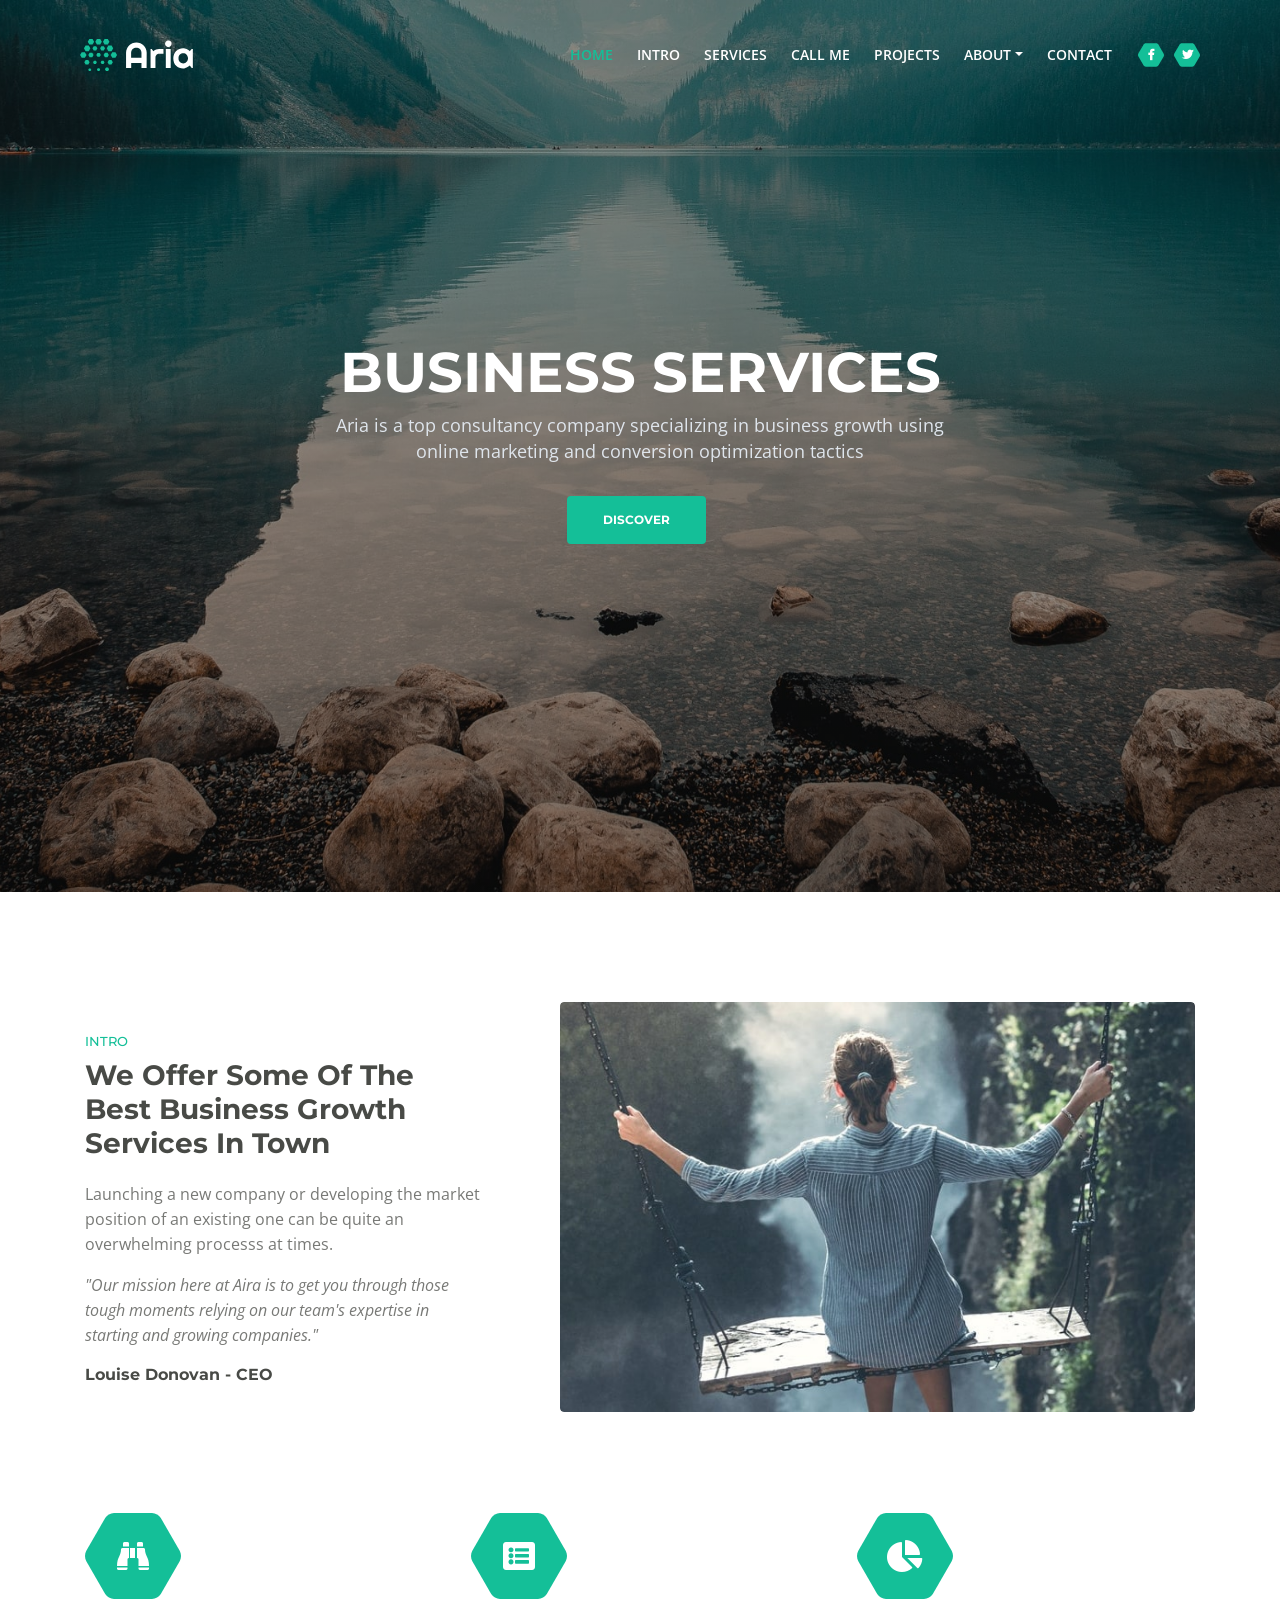
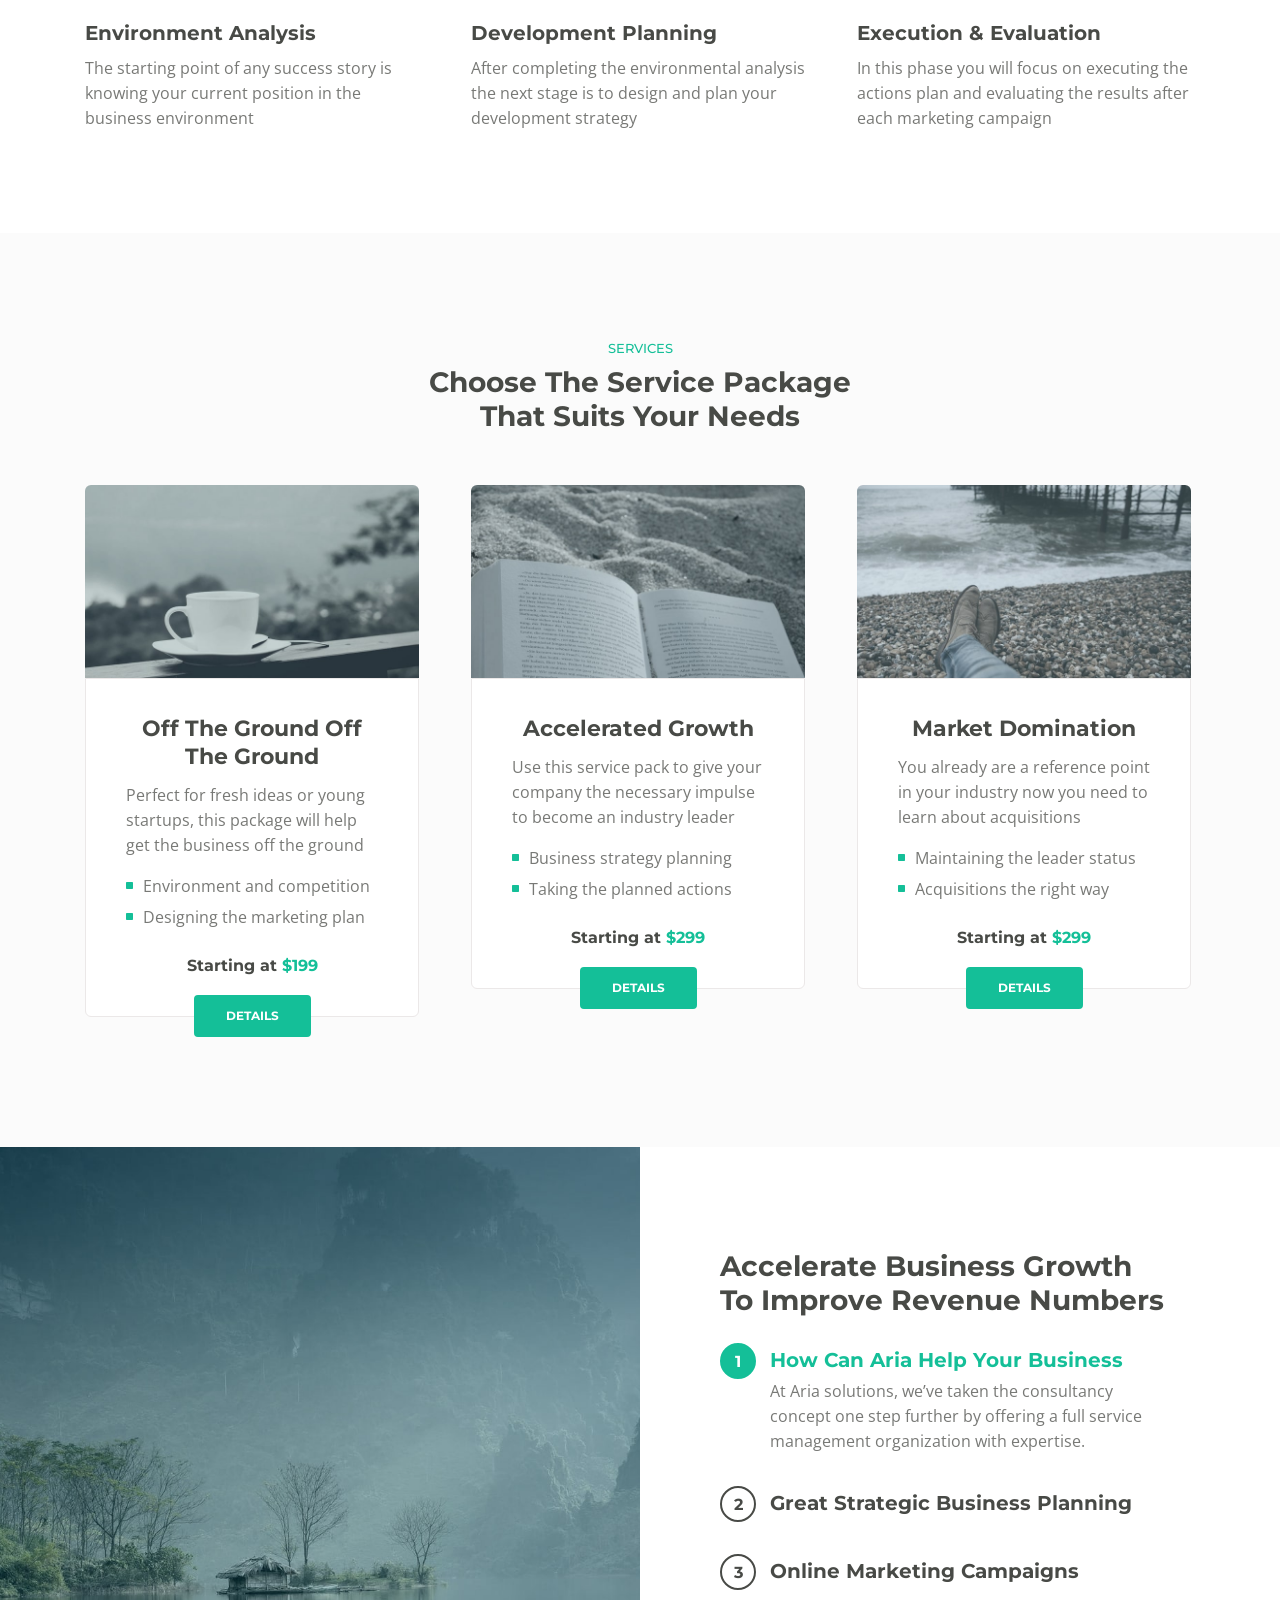
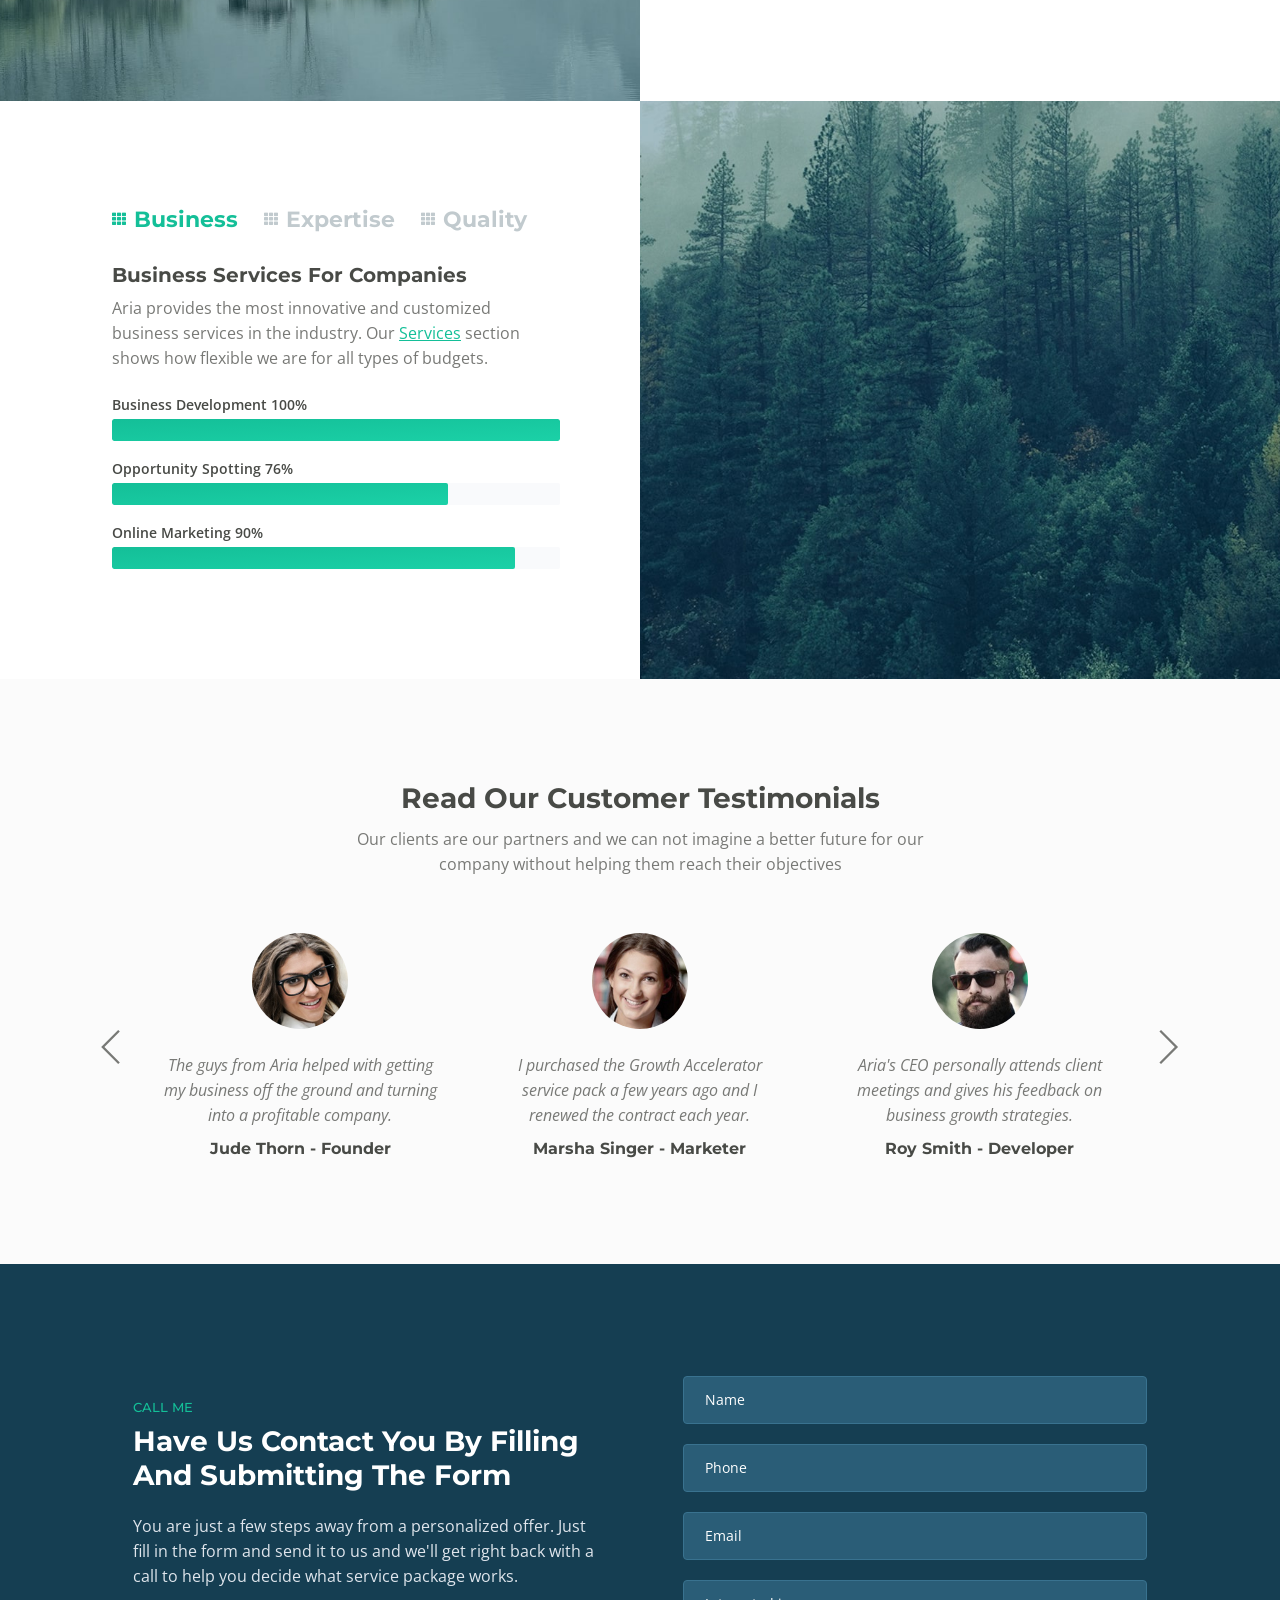
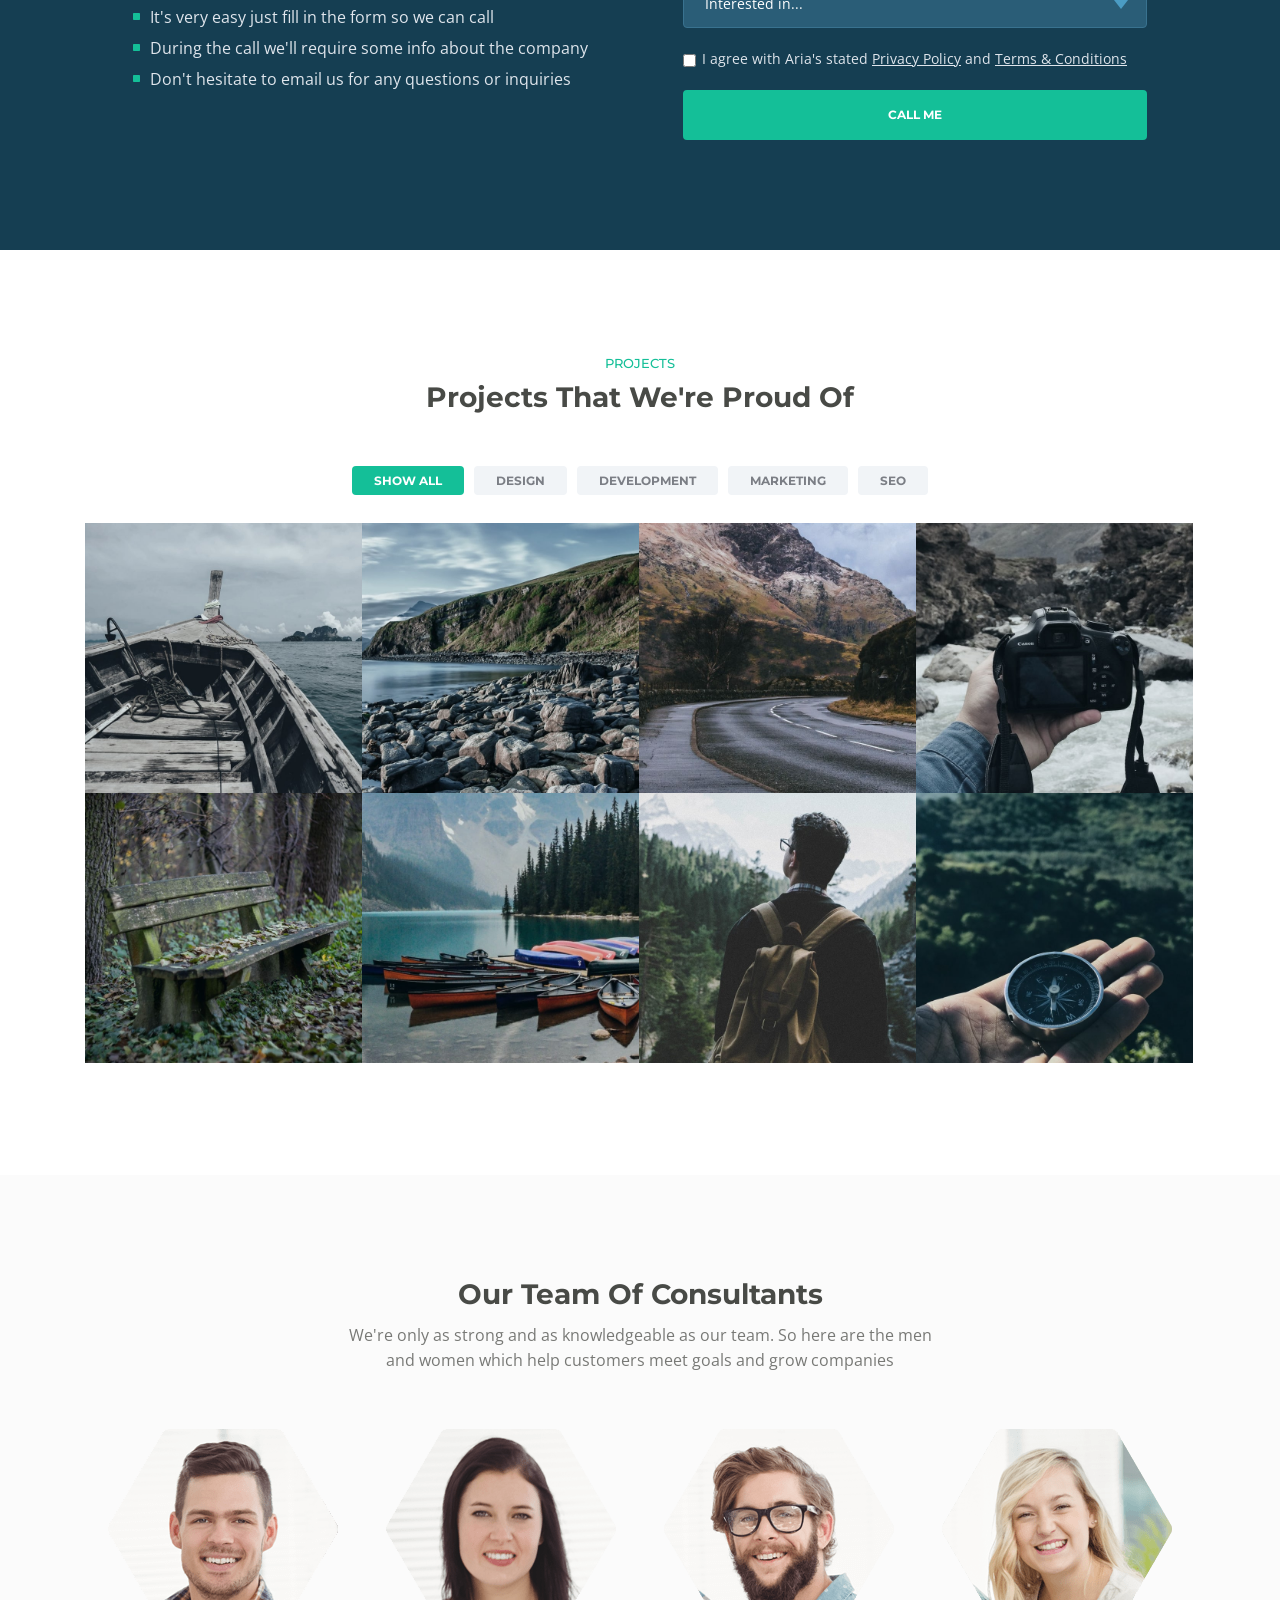
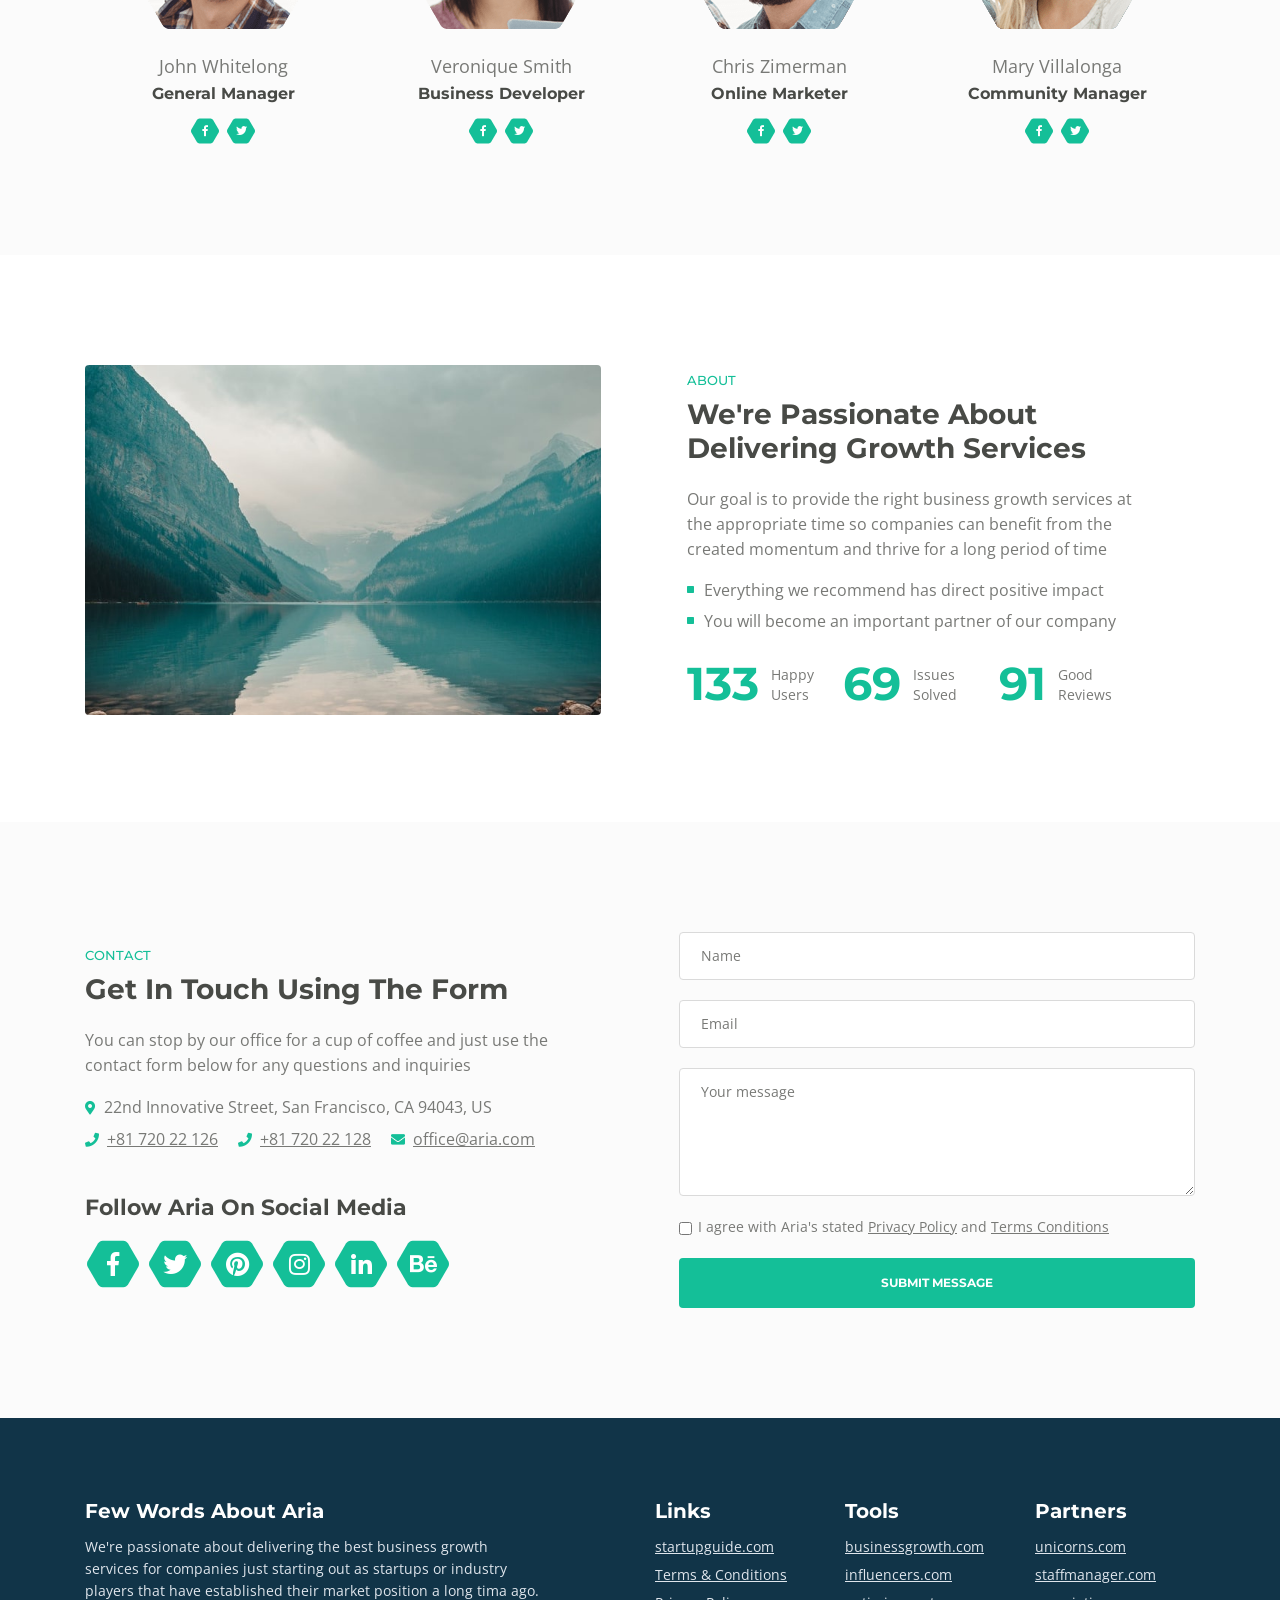
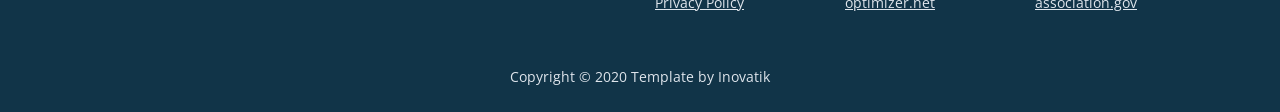
<file: Aria Website/index.html>
<!DOCTYPE html>
<html lang="en">
<head>
    <meta charset="utf-8">
    <meta name="viewport" content="width=device-width, initial-scale=1, shrink-to-fit=no">
    
    <!-- SEO Meta Tags -->
    <meta name="description" content="Aria is a business focused HTML landing page template built with Bootstrap to help you create lead generation websites for companies and their services.">
    <meta name="author" content="Inovatik">

    <!-- OG Meta Tags to improve the way the post looks when you share the page on LinkedIn, Facebook, Google+ -->
	<meta property="og:site_name" content="" /> <!-- website name -->
	<meta property="og:site" content="" /> <!-- website link -->
	<meta property="og:title" content=""/> <!-- title shown in the actual shared post -->
	<meta property="og:description" content="" /> <!-- description shown in the actual shared post -->
	<meta property="og:image" content="" /> <!-- image link, make sure it's jpg -->
	<meta property="og:url" content="" /> <!-- where do you want your post to link to -->
	<meta property="og:type" content="article" />

    <!-- Website Title -->
    <title>Aria - Business HTML Landing Page Template</title>
    
    <!-- Styles -->
    <link href="https://fonts.googleapis.com/css?family=Montserrat:500,700&display=swap&subset=latin-ext" rel="stylesheet">
    <link href="https://fonts.googleapis.com/css?family=Open+Sans:400,400i,600&display=swap&subset=latin-ext" rel="stylesheet">
    <link href="css/bootstrap.css" rel="stylesheet">
    <link href="css/fontawesome-all.css" rel="stylesheet">
    <link href="css/swiper.css" rel="stylesheet">
	<link href="css/magnific-popup.css" rel="stylesheet">
	<link href="css/styles.css" rel="stylesheet">
	
	<!-- Favicon  -->
    <link rel="icon" href="images/favicon.png">
</head>
<body data-spy="scroll" data-target=".fixed-top">
    
    <!-- Preloader -->
	<div class="spinner-wrapper">
        <div class="spinner">
            <div class="bounce1"></div>
            <div class="bounce2"></div>
            <div class="bounce3"></div>
        </div>
    </div>
    <!-- end of preloader -->
    

    <!-- Navbar -->
    <nav class="navbar navbar-expand-md navbar-dark navbar-custom fixed-top">
        <!-- Text Logo - Use this if you don't have a graphic logo -->
        <!-- <a class="navbar-brand logo-text page-scroll" href="index.html">Aria</a> -->

        <!-- Image Logo -->
        <a class="navbar-brand logo-image" href="index.html"><img src="images/logo.svg" alt="alternative"></a>
        
        <!-- Mobile Menu Toggle Button -->
        <button class="navbar-toggler" type="button" data-toggle="collapse" data-target="#navbarsExampleDefault" aria-controls="navbarsExampleDefault" aria-expanded="false" aria-label="Toggle navigation">
            <span class="navbar-toggler-awesome fas fa-bars"></span>
            <span class="navbar-toggler-awesome fas fa-times"></span>
        </button>
        <!-- end of mobile menu toggle button -->

        <div class="collapse navbar-collapse" id="navbarsExampleDefault">
            <ul class="navbar-nav ml-auto">
                <li class="nav-item">
                    <a class="nav-link page-scroll" href="#header">HOME <span class="sr-only">(current)</span></a>
                </li>
                <li class="nav-item">
                    <a class="nav-link page-scroll" href="#intro">INTRO</a>
                </li>
                <li class="nav-item">
                    <a class="nav-link page-scroll" href="#services">SERVICES</a>
                </li>
                <li class="nav-item">
                    <a class="nav-link page-scroll" href="#callMe">CALL ME</a>
                </li>
                <li class="nav-item">
                    <a class="nav-link page-scroll" href="#projects">PROJECTS</a>
                </li>

                <!-- Dropdown Menu -->          
                <li class="nav-item dropdown">
                    <a class="nav-link dropdown-toggle page-scroll" href="#about" id="navbarDropdown" role="button" aria-haspopup="true" aria-expanded="false">ABOUT</a>
                    <div class="dropdown-menu" aria-labelledby="navbarDropdown">
                        <a class="dropdown-item" href="terms-conditions.html"><span class="item-text">TERMS CONDITIONS</span></a>
                        <div class="dropdown-items-divide-hr"></div>
                        <a class="dropdown-item" href="privacy-policy.html"><span class="item-text">PRIVACY POLICY</span></a>
                    </div>
                </li>
                <!-- end of dropdown menu -->

                <li class="nav-item">
                    <a class="nav-link page-scroll" href="#contact">CONTACT</a>
                </li>
            </ul>
            <span class="nav-item social-icons">
                <span class="fa-stack">
                    <a href="#your-link">
                        <span class="hexagon"></span>
                        <i class="fab fa-facebook-f fa-stack-1x"></i>
                    </a>
                </span>
                <span class="fa-stack">
                    <a href="#your-link">
                        <span class="hexagon"></span>
                        <i class="fab fa-twitter fa-stack-1x"></i>
                    </a>
                </span>
            </span>
        </div>
    </nav> <!-- end of navbar -->
    <!-- end of navbar -->


    <!-- Header -->
    <header id="header" class="header">
        <div class="header-content">
            <div class="container">
                <div class="row">
                    <div class="col-lg-12">
                        <div class="text-container">
                            <h1>BUSINESS <span id="js-rotating">TEMPLATE, SERVICES, SOLUTIONS</span></h1>
                            <p class="p-heading p-large">Aria is a top consultancy company specializing in business growth using online marketing and conversion optimization tactics</p>
                            <a class="btn-solid-lg page-scroll" href="#intro">DISCOVER</a>
                        </div>
                    </div> <!-- end of col -->
                </div> <!-- end of row -->
            </div> <!-- end of container -->
        </div> <!-- end of header-content -->
    </header> <!-- end of header -->
    <!-- end of header -->


    <!-- Intro -->
    <div id="intro" class="basic-1">
        <div class="container">
            <div class="row">
                <div class="col-lg-5">
                    <div class="text-container">
                        <div class="section-title">INTRO</div>
                        <h2>We Offer Some Of The Best Business Growth Services In Town</h2>
                        <p>Launching a new company or developing the market position of an existing one can be quite an overwhelming processs at times.</p>
                        <p class="testimonial-text">"Our mission here at Aira is to get you through those tough moments relying on our team's expertise in starting and growing companies."</p>
                        <div class="testimonial-author">Louise Donovan - CEO</div>
                    </div> <!-- end of text-container -->
                </div> <!-- end of col -->
                <div class="col-lg-7">
                    <div class="image-container">
                        <img class="img-fluid" src="images/intro-office.jpg" alt="alternative">
                    </div> <!-- end of image-container -->
                </div> <!-- end of col -->
            </div> <!-- end of row -->
        </div> <!-- end of container -->
    </div> <!-- end of basic-1 -->
    <!-- end of intro -->


    <!-- Description -->
    <div class="cards-1">
        <div class="container">
            <div class="row">
                <div class="col-lg-12">
                    
                    <!-- Card -->
                    <div class="card">
                        <span class="fa-stack">
                            <span class="hexagon"></span>
                            <i class="fas fa-binoculars fa-stack-1x"></i>
                        </span>
                        <div class="card-body">
                            <h4 class="card-title">Environment Analysis</h4>
                            <p>The starting point of any success story is knowing your current position in the business environment</p>
                        </div>
                    </div>
                    <!-- end of card -->

                    <!-- Card -->
                    <div class="card">
                        <span class="fa-stack">
                            <span class="hexagon"></span>
                            <i class="fas fa-list-alt fa-stack-1x"></i>
                        </span>
                        <div class="card-body">
                            <h4 class="card-title">Development Planning</h4>
                            <p>After completing the environmental analysis the next stage is to design and  plan your development strategy</p>
                        </div>
                    </div>
                    <!-- end of card -->

                    <!-- Card -->
                    <div class="card">
                        <span class="fa-stack">
                            <span class="hexagon"></span>
                            <i class="fas fa-chart-pie fa-stack-1x"></i>
                        </span>
                        <div class="card-body">
                            <h4 class="card-title">Execution & Evaluation</h4>
                            <p>In this phase you will focus on executing the actions plan and evaluating the results after each marketing campaign</p>
                        </div>
                    </div>
                    <!-- end of card -->

                </div> <!-- end of col -->
            </div> <!-- end of row -->
        </div> <!-- end of container -->
    </div> <!-- end of cards-1 -->
    <!-- end of description -->


    <!-- Services -->
    <div id="services" class="cards-2">
        <div class="container">
            <div class="row">
                <div class="col-lg-12">
                    <div class="section-title">SERVICES</div>
                    <h2>Choose The Service Package<br> That Suits Your Needs</h2>
                </div> <!-- end of col -->
            </div> <!-- end of row -->
            <div class="row">
                <div class="col-lg-12">
                    
                    <!-- Card -->
                    <div class="card">
                        <div class="card-image">
                            <img class="img-fluid" src="images/services-1.jpg" alt="alternative">
                        </div>
                        <div class="card-body">
                            <h3 class="card-title">Off The Ground Off The Ground</h3>
                            <p>Perfect for fresh ideas or young startups, this package will help get the business off the ground</p>
                            <ul class="list-unstyled li-space-lg">
                                <li class="media">
                                    <i class="fas fa-square"></i>
                                    <div class="media-body">Environment and competition</div>
                                </li>
                                <li class="media">
                                    <i class="fas fa-square"></i>
                                    <div class="media-body">Designing the marketing plan</div>
                                </li>
                            </ul>
                            <p class="price">Starting at <span>$199</span></p>
                        </div>
                        <div class="button-container">
                            <a class="btn-solid-reg page-scroll" href="#callMe">DETAILS</a>
                        </div> <!-- end of button-container -->
                    </div>
                    <!-- end of card -->

                    <!-- Card -->
                    <div class="card">
                        <div class="card-image">
                            <img class="img-fluid" src="images/services-2.jpg" alt="alternative">
                        </div>
                        <div class="card-body">
                            <h3 class="card-title">Accelerated Growth</h3>
                            <p>Use this service pack to give your company the necessary impulse to become an industry leader</p>
                            <ul class="list-unstyled li-space-lg">
                                <li class="media">
                                    <i class="fas fa-square"></i>
                                    <div class="media-body">Business strategy planning</div>
                                </li>
                                <li class="media">
                                    <i class="fas fa-square"></i>
                                    <div class="media-body">Taking the planned actions</div>
                                </li>
                            </ul>
                            <p class="price">Starting at <span>$299</span></p>
                        </div>
                        <div class="button-container">
                            <a class="btn-solid-reg page-scroll" href="#callMe">DETAILS</a>
                        </div> <!-- end of button-container -->
                    </div>
                    <!-- end of card -->

                    <!-- Card -->
                    <div class="card">
                        <div class="card-image">
                            <img class="img-fluid" src="images/services-3.jpg" alt="alternative">
                        </div>
                        <div class="card-body">
                            <h3 class="card-title">Market Domination</h3>
                            <p>You already are a reference point in your industry now you need to learn about acquisitions</p>
                            <ul class="list-unstyled li-space-lg">
                                <li class="media">
                                    <i class="fas fa-square"></i>
                                    <div class="media-body">Maintaining the leader status</div>
                                </li>
                                <li class="media">
                                    <i class="fas fa-square"></i>
                                    <div class="media-body">Acquisitions the right way</div>
                                </li>
                            </ul>
                            <p class="price">Starting at <span>$299</span></p>
                        </div>
                        <div class="button-container">
                            <a class="btn-solid-reg page-scroll" href="#callMe">DETAILS</a>
                        </div> <!-- end of button-container -->
                    </div>
                    <!-- end of card -->

                </div> <!-- end of col -->
            </div> <!-- end of row -->
        </div> <!-- end of container -->
    </div> <!-- end of cards-2 -->
    <!-- end of services -->
    

    <!-- Details 1 -->
	<div id="details" class="accordion">
		<div class="area-1">
		</div><!-- end of area-1 on same line and no space between comments to eliminate margin white space --><div class="area-2">
            
            <!-- Accordion -->
            <div class="accordion-container" id="accordionOne">
                <h2>Accelerate Business Growth To Improve Revenue Numbers</h2>
                <div class="item">
                    <div id="headingOne">
                        <span data-toggle="collapse" data-target="#collapseOne" aria-expanded="true" aria-controls="collapseOne" role="button">
                            <span class="circle-numbering">1</span><span class="accordion-title">How Can Aria Help Your Business</span>
                        </span>
                    </div>
                    <div id="collapseOne" class="collapse show" aria-labelledby="headingOne" data-parent="#accordionOne">
                        <div class="accordion-body">
                            At Aria solutions, we’ve taken the consultancy concept one step further by offering a full service management organization with expertise.
                        </div>
                    </div>
                </div> <!-- end of item -->
            
                <div class="item">
                    <div id="headingTwo">
                        <span class="collapsed" data-toggle="collapse" data-target="#collapseTwo" aria-expanded="false" aria-controls="collapseTwo" role="button">
                            <span class="circle-numbering">2</span><span class="accordion-title">Great Strategic Business Planning</span>
                        </span>
                    </div>
                    <div id="collapseTwo" class="collapse" aria-labelledby="headingTwo" data-parent="#accordionOne">
                        <div class="accordion-body">
                            Aria partners with businesses to business growth and development ideas including environment analysis, plan execution and evaluation.
                        </div>
                    </div>
                </div> <!-- end of item -->
            
                <div class="item">
                    <div id="headingThree">
                        <span class="collapsed" data-toggle="collapse" data-target="#collapseThree" aria-expanded="false" aria-controls="collapseThree" role="button">
                            <span class="circle-numbering">3</span><span class="accordion-title">Online Marketing Campaigns</span>
                        </span>
                    </div>
                    <div id="collapseThree" class="collapse" aria-labelledby="headingThree" data-parent="#accordionOne">
                        <div class="accordion-body">
                            An awesome online marketing plan won't save your bad product but paired with a good product, the sky is the limit for what can be achieved.
                        </div>
                    </div>
                </div> <!-- end of item -->
            </div> <!-- end of accordion-container -->
            <!-- end of accordion -->

		</div> <!-- end of area-2 -->
    </div> <!-- end of accordion -->
    <!-- end of details 1 -->


    <!-- Details 2 -->
	<div class="tabs">
        <div class="area-1">
            <div class="tabs-container">
                
                <!-- Tabs Links -->
                <ul class="nav nav-tabs" id="ariaTabs" role="tablist">
                    <li class="nav-item">
                        <a class="nav-link active" id="nav-tab-1" data-toggle="tab" href="#tab-1" role="tab" aria-controls="tab-1" aria-selected="true"><i class="fas fa-th"></i> Business</a>
                    </li>
                    <li class="nav-item">
                        <a class="nav-link" id="nav-tab-2" data-toggle="tab" href="#tab-2" role="tab" aria-controls="tab-2" aria-selected="false"><i class="fas fa-th"></i> Expertise</a>
                    </li>
                    <li class="nav-item">
                        <a class="nav-link" id="nav-tab-3" data-toggle="tab" href="#tab-3" role="tab" aria-controls="tab-3" aria-selected="false"><i class="fas fa-th"></i> Quality</a>
                    </li>
                </ul>
                <!-- end of tabs links -->
                
                <!-- Tabs Content -->
                <div class="tab-content" id="ariaTabsContent">

                    <!-- Tab -->
                    <div class="tab-pane fade show active" id="tab-1" role="tabpanel" aria-labelledby="tab-1">
                        <h4>Business Services For Companies</h4>
                        <p>Aria provides the most innovative and customized business services in the industry. Our <a class="green page-scroll" href="#services">Services</a> section shows how flexible we are for all types of budgets.</p>
                        
                        <!-- Progress Bars -->
                        <div class="progress-container">
                            <div class="title">Business Development 100%</div>
                            <div class="progress">
                                <div class="progress-bar first" role="progressbar" aria-valuenow="0" aria-valuemin="0" aria-valuemax="100"></div>
                            </div>
                            <div class="title">Opportunity Spotting 76%</div>
                            <div class="progress">
                                <div class="progress-bar second" role="progressbar" aria-valuenow="75" aria-valuemin="0" aria-valuemax="100"></div>
                            </div>
                            <div class="title">Online Marketing 90%</div>
                            <div class="progress">
                                <div class="progress-bar third" role="progressbar" aria-valuenow="90" aria-valuemin="0" aria-valuemax="100"></div>
                            </div>
                        </div> <!-- end of progress-container -->
                        <!-- end of progress bars -->
                        
                    </div> <!-- end of tab-pane --> 
                    <!-- end of tab -->

                    <!-- Tab -->
                    <div class="tab-pane fade" id="tab-2" role="tabpanel" aria-labelledby="tab-2">
                        <ul class="list-unstyled li-space-lg first">
                            <li class="media">
                                <div class="media-bullet">1</div>
                                <div class="media-body"><strong>High quality</strong> is on top of our list when it comes to the way we deliver the services</div>
                            </li>
                            <li class="media">
                                <div class="media-bullet">2</div>
                                <div class="media-body"><strong>Maximum impact</strong> is what we look for in our actions</div>
                            </li>
                            <li class="media">
                                <div class="media-bullet">3</div>
                                <div class="media-body"><strong>Quality standards</strong> are important but meant to be exceeded</div>
                            </li>
                        </ul>
                        <ul class="list-unstyled li-space-lg last">
                            <li class="media">
                                <div class="media-bullet">4</div>
                                <div class="media-body"><strong>We're always looking</strong> for industry leaders to help them win their market position</div>
                            </li>
                            <li class="media">
                                <div class="media-bullet">5</div>
                                <div class="media-body"><strong>Evaluation</strong> is a key aspect of this business and important</div>
                            </li>
                            <li class="media">
                                <div class="media-bullet">6</div>
                                <div class="media-body"><strong>Ethic</strong> procedures ar alwasy at the base of everything we do</div>
                            </li>
                        </ul>
                    </div> <!-- end of tab-pane -->
                    <!-- end of tab -->

                    <!-- Tab -->
                    <div class="tab-pane fade" id="tab-3" role="tabpanel" aria-labelledby="tab-3">
                        <p><strong>We strive to achieve</strong> 100% customer satisfaction for both types of customers: hiring companies and job seekers. Types of customers: <a class="green" href="#your-link">with huge potential</a></p>
                        <p><strong>Our goal is to help</strong> your company achieve its full potential and establish long term stability for <a class="green" href="#your-link">the stakeholders</a></p>
                        <ul class="list-unstyled li-space-lg">
                            <li class="media">
                                <i class="fas fa-square"></i>
                                <div class="media-body">It's easy to get a quotation, just call our office anytime</div>
                            </li>
                            <li class="media">
                                <i class="fas fa-square"></i>
                                <div class="media-body">We'll get back to you with an initial estimate soon</div>
                            </li>
                            <li class="media">
                                <i class="fas fa-square"></i>
                                <div class="media-body">Get ready to see results even after only 30 days</div>
                            </li>
                            <li class="media">
                                <i class="fas fa-square"></i>
                                <div class="media-body">Ask for a quote and start improving your business</div>
                            </li>
                            <li class="media">
                                <i class="fas fa-square"></i>
                                <div class="media-body">Just fill out the form and we'll call you right away</div>
                            </li>
                        </ul>
                    </div> <!-- end of tab-pane -->
                    <!-- end of tab -->

                </div> <!-- end of tab-content -->
                <!-- end of tabs content -->

            </div> <!-- end of tabs-container -->
        </div><!-- end of area-1 on same line and no space between comments to eliminate margin white space --><div class="area-2"></div> <!-- end of area-2 -->
    </div> <!-- end of tabs -->
    <!-- end of details 2 -->


    <!-- Testimonials -->
    <div class="slider">
        <div class="container">
            <div class="row">
                <div class="col-lg-12">
                    <h2>Read Our Customer Testimonials</h2>
                    <p class="p-heading">Our clients are our partners and we can not imagine a better future for our company without helping them reach their objectives</p>
                </div> <!-- end of col -->
            </div> <!-- end of row -->
            <div class="row">
                <div class="col-lg-12">

                    <!-- Card Slider -->
                    <div class="slider-container">
                        <div class="swiper-container card-slider">
                            <div class="swiper-wrapper">
                                
                                <!-- Slide -->
                                <div class="swiper-slide">
                                    <div class="card">
                                        <img class="card-image" src="images/testimonial-1.jpg" alt="alternative">
                                        <div class="card-body">
                                            <div class="testimonial-text">The guys from Aria helped with getting my business off the ground and turning into a profitable company.</div>
                                            <div class="testimonial-author">Jude Thorn - Founder</div>
                                        </div>
                                    </div>
                                </div> <!-- end of swiper-slide -->
                                <!-- end of slide -->
        
                                <!-- Slide -->
                                <div class="swiper-slide">
                                    <div class="card">
                                        <img class="card-image" src="images/testimonial-2.jpg" alt="alternative">
                                        <div class="card-body">
                                            <div class="testimonial-text">I purchased the Growth Accelerator service pack a few years ago and I renewed the contract each year. </div>
                                            <div class="testimonial-author">Marsha Singer - Marketer</div>
                                        </div>
                                    </div>        
                                </div> <!-- end of swiper-slide -->
                                <!-- end of slide -->
        
                                <!-- Slide -->
                                <div class="swiper-slide">
                                    <div class="card">
                                        <img class="card-image" src="images/testimonial-3.jpg" alt="alternative">
                                        <div class="card-body">
                                            <div class="testimonial-text">Aria's CEO personally attends client meetings and gives his feedback on business growth strategies.</div>
                                            <div class="testimonial-author">Roy Smith - Developer</div>
                                        </div>
                                    </div>        
                                </div> <!-- end of swiper-slide -->
                                <!-- end of slide -->
        
                                <!-- Slide -->
                                <div class="swiper-slide">
                                    <div class="card">
                                        <img class="card-image" src="images/testimonial-4.jpg" alt="alternative">
                                        <div class="card-body">
                                            <div class="testimonial-text">At the beginning I thought the prices are a little high for what they offer but they over deliver each and every time.</div>
                                            <div class="testimonial-author">Ronald Spice - Owner</div>
                                        </div>
                                    </div>
                                </div> <!-- end of swiper-slide -->
                                <!-- end of slide -->
        
                                <!-- Slide -->
                                <div class="swiper-slide">
                                    <div class="card">
                                        <img class="card-image" src="images/testimonial-5.jpg" alt="alternative">
                                        <div class="card-body">
                                            <div class="testimonial-text">I recommend Aria to every business owner or growth leader that wants to take his company to the next level.</div>
                                            <div class="testimonial-author">Lindsay Rune - Manager</div>
                                        </div>
                                    </div>        
                                </div> <!-- end of swiper-slide -->
                                <!-- end of slide -->
        
                                <!-- Slide -->
                                <div class="swiper-slide">
                                    <div class="card">
                                        <img class="card-image" src="images/testimonial-6.jpg" alt="alternative">
                                        <div class="card-body">
                                            <div class="testimonial-text">My goals for using Aria's services seemed high when I first set them but they've met them with no problems.</div>
                                            <div class="testimonial-author">Ann Black - Consultant</div>
                                        </div>
                                    </div>        
                                </div> <!-- end of swiper-slide -->
                                <!-- end of slide -->
                            
                            </div> <!-- end of swiper-wrapper -->
        
                            <!-- Add Arrows -->
                            <div class="swiper-button-next"></div>
                            <div class="swiper-button-prev"></div>
                            <!-- end of add arrows -->
        
                        </div> <!-- end of swiper-container -->
                    </div> <!-- end of sliedr-container -->
                    <!-- end of card slider -->

                </div> <!-- end of col -->
            </div> <!-- end of row -->
        </div> <!-- end of container -->
    </div> <!-- end of slider -->
    <!-- end of testimonials -->


    <!-- Call Me -->
    <div id="callMe" class="form-1">
        <div class="container">
            <div class="row">
                <div class="col-lg-6">
                    <div class="text-container">
                        <div class="section-title">CALL ME</div>
                        <h2 class="white">Have Us Contact You By Filling And Submitting The Form</h2>
                        <p class="white">You are just a few steps away from a personalized offer. Just fill in the form and send it to us and we'll get right back with a call to help you decide what service package works.</p>
                        <ul class="list-unstyled li-space-lg white">
                            <li class="media">
                                <i class="fas fa-square"></i>
                                <div class="media-body">It's very easy just fill in the form so we can call</div>
                            </li>
                            <li class="media">
                                <i class="fas fa-square"></i>
                                <div class="media-body">During the call we'll require some info about the company</div>
                            </li>
                            <li class="media">
                                <i class="fas fa-square"></i>
                                <div class="media-body">Don't hesitate to email us for any questions or inquiries</div>
                            </li>
                        </ul>
                    </div>
                </div> <!-- end of col -->
                <div class="col-lg-6">
                   
                    <!-- Call Me Form -->
                    <form id="callMeForm" data-toggle="validator" data-focus="false">
                        <div class="form-group">
                            <input type="text" class="form-control-input" id="lname" name="lname" required>
                            <label class="label-control" for="lname">Name</label>
                            <div class="help-block with-errors"></div>
                        </div>
                        <div class="form-group">
                            <input type="text" class="form-control-input" id="lphone" name="lphone" required>
                            <label class="label-control" for="lphone">Phone</label>
                            <div class="help-block with-errors"></div>
                        </div>
                        <div class="form-group">
                            <input type="email" class="form-control-input" id="lemail" name="lemail" required>
                            <label class="label-control" for="lemail">Email</label>
                            <div class="help-block with-errors"></div>
                        </div>
                        <div class="form-group">
                            <select class="form-control-select" id="lselect" required>
                                <option class="select-option" value="" disabled selected>Interested in...</option>
                                <option class="select-option" value="Off The Ground">Off The Ground</option>
                                <option class="select-option" value="Accelerated Growth">Accelerated Growth</option>
                                <option class="select-option" value="Market Domination">Market Domination</option>
                            </select>
                            <div class="help-block with-errors"></div>
                        </div>
                        <div class="form-group checkbox white">
                            <input type="checkbox" id="lterms" value="Agreed-to-Terms" name="lterms" required>I agree with Aria's stated <a class="white" href="privacy-policy.html">Privacy Policy</a> and <a class="white" href="terms-conditions.html">Terms & Conditions</a>
                            <div class="help-block with-errors"></div>
                        </div>
                        <div class="form-group">
                            <button type="submit" class="form-control-submit-button">CALL ME</button>
                        </div>
                        <div class="form-message">
                            <div id="lmsgSubmit" class="h3 text-center hidden"></div>
                        </div>
                    </form>
                    <!-- end of call me form -->
                    
                </div> <!-- end of col -->
            </div> <!-- end of row -->
        </div> <!-- end of container -->
    </div> <!-- end of form-1 -->
    <!-- end of call me -->


    <!-- Projects -->
	<div id="projects" class="filter">
		<div class="container">
            <div class="row">
                <div class="col-lg-12">
                    <div class="section-title">PROJECTS</div>
                    <h2>Projects That We're Proud Of</h2>
                </div> <!-- end of col -->
            </div> <!-- end of row -->
            <div class="row">
                <div class="col-lg-12">
                    <!-- Filter -->
                    <div class="button-group filters-button-group">
                        <a class="button is-checked" data-filter="*"><span>SHOW ALL</span></a>
                        <a class="button" data-filter=".design"><span>DESIGN</span></a>
                        <a class="button" data-filter=".development"><span>DEVELOPMENT</span></a>
                        <a class="button" data-filter=".marketing"><span>MARKETING</span></a>
                        <a class="button" data-filter=".seo"><span>SEO</span></a>
                    </div> <!-- end of button group -->
                    <div class="grid">
                        <div class="element-item development">
                            <a class="popup-with-move-anim" href="#project-1"><div class="element-item-overlay"><span>Online Banking</span></div><img src="images/project-1.jpg" alt="alternative"></a>
                        </div>
                        <div class="element-item development">
                            <a class="popup-with-move-anim" href="#project-2"><div class="element-item-overlay"><span>Classic Industry</span></div><img src="images/project-2.jpg" alt="alternative"></a>
                        </div>
                        <div class="element-item design development marketing">
                            <a class="popup-with-move-anim" href="#project-3"><div class="element-item-overlay"><span>BoomBap Audio</span></div><img src="images/project-3.jpg" alt="alternative"></a>
                        </div>
                        <div class="element-item design development marketing">
                            <a class="popup-with-move-anim" href="#project-4"><div class="element-item-overlay"><span>Van Moose</span></div><img src="images/project-4.jpg" alt="alternative"></a>
                        </div>
                        <div class="element-item design development marketing seo">
                            <a class="popup-with-move-anim" href="#project-5"><div class="element-item-overlay"><span>Joy Moments</span></div><img src="images/project-5.jpg" alt="alternative"></a>
                        </div>
                        <div class="element-item design marketing seo">
                            <a class="popup-with-move-anim" href="#project-6"><div class="element-item-overlay"><span>Spark Events</span></div><img src="images/project-6.jpg" alt="alternative"></a>
                        </div>
                        <div class="element-item design marketing">
                            <a class="popup-with-move-anim" href="#project-7"><div class="element-item-overlay"><span>Casual Wear</span></div><img src="images/project-7.jpg" alt="alternative"></a>
                        </div>
                        <div class="element-item design marketing">
                            <a class="popup-with-move-anim" href="#project-8"><div class="element-item-overlay"><span>Zazoo Apps</span></div><img src="images/project-8.jpg" alt="alternative"></a>
                        </div>
                    </div> <!-- end of grid -->
                    <!-- end of filter -->
                    
                </div> <!-- end of col -->
            </div> <!-- end of row -->
		</div> <!-- end of container -->
    </div> <!-- end of filter -->
    <!-- end of projects -->


    <!-- Project Lightboxes -->
    <!-- Lightbox -->
    <div id="project-1" class="lightbox-basic zoom-anim-dialog mfp-hide">
        <div class="row">
            <button title="Close (Esc)" type="button" class="mfp-close x-button">×</button>
            <div class="col-lg-8">
                <img class="img-fluid" src="images/project-1.jpg" alt="alternative">
            </div> <!-- end of col -->
            <div class="col-lg-4">
                <h3>Online Banking</h3>
                <hr class="line-heading">
                <h6>Strategy Development</h6>
                <p>Need a solid foundation for your business growth plans? Aria will help you manage sales and meet your current needs</p>
                <p>By offering the best professional services and quality products in the market. Don't hesitate and get in touch with us.</p>
                <div class="testimonial-container">
                    <p class="testimonial-text">Need a solid foundation for your business growth plans? Aria will help you manage sales and meet your current requirements.</p>
                    <p class="testimonial-author">General Manager</p>
                </div>
                <a class="btn-solid-reg" href="#your-link">DETAILS</a> <a class="btn-outline-reg mfp-close as-button" href="#projects">BACK</a> 
            </div> <!-- end of col -->
        </div> <!-- end of row -->
    </div> <!-- end of lightbox-basic -->
    <!-- end of lightbox -->

    <!-- Lightbox -->
    <div id="project-2" class="lightbox-basic zoom-anim-dialog mfp-hide">
        <div class="row">
            <button title="Close (Esc)" type="button" class="mfp-close x-button">×</button>
            <div class="col-lg-8">
                <img class="img-fluid" src="images/project-2.jpg" alt="alternative">
            </div> <!-- end of col -->
            <div class="col-lg-4">
                <h3>Classic Industry</h3>
                <hr class="line-heading">
                <h6>Strategy Development</h6>
                <p>Need a solid foundation for your business growth plans? Aria will help you manage sales and meet your current needs</p>
                <p>By offering the best professional services and quality products in the market. Don't hesitate and get in touch with us.</p>
                <div class="testimonial-container">
                    <p class="testimonial-text">Need a solid foundation for your business growth plans? Aria will help you manage sales and meet your current requirements.</p>
                    <p class="testimonial-author">General Manager</p>
                </div>
                <a class="btn-solid-reg" href="#your-link">DETAILS</a> <a class="btn-outline-reg mfp-close as-button" href="#projects">BACK</a> 
            </div> <!-- end of col -->
        </div> <!-- end of row -->
    </div> <!-- end of lightbox-basic -->
    <!-- end of lightbox -->

    <!-- Lightbox -->
    <div id="project-3" class="lightbox-basic zoom-anim-dialog mfp-hide">
        <div class="row">
            <button title="Close (Esc)" type="button" class="mfp-close x-button">×</button>
            <div class="col-lg-8">
                <img class="img-fluid" src="images/project-3.jpg" alt="alternative">
            </div> <!-- end of col -->
            <div class="col-lg-4">
                <h3>BoomBap Audio</h3>
                <hr class="line-heading">
                <h6>Strategy Development</h6>
                <p>Need a solid foundation for your business growth plans? Aria will help you manage sales and meet your current needs</p>
                <p>By offering the best professional services and quality products in the market. Don't hesitate and get in touch with us.</p>
                <div class="testimonial-container">
                    <p class="testimonial-text">Need a solid foundation for your business growth plans? Aria will help you manage sales and meet your current requirements.</p>
                    <p class="testimonial-author">General Manager</p>
                </div>
                <a class="btn-solid-reg" href="#your-link">DETAILS</a> <a class="btn-outline-reg mfp-close as-button" href="#projects">BACK</a> 
            </div> <!-- end of col -->
        </div> <!-- end of row -->
    </div> <!-- end of lightbox-basic -->
    <!-- end of lightbox -->

    <!-- Lightbox -->
    <div id="project-4" class="lightbox-basic zoom-anim-dialog mfp-hide">
        <div class="row">
            <button title="Close (Esc)" type="button" class="mfp-close x-button">×</button>
            <div class="col-lg-8">
                <img class="img-fluid" src="images/project-4.jpg" alt="alternative">
            </div> <!-- end of col -->
            <div class="col-lg-4">
                <h3>Van Moose</h3>
                <hr class="line-heading">
                <h6>Strategy Development</h6>
                <p>Need a solid foundation for your business growth plans? Aria will help you manage sales and meet your current needs</p>
                <p>By offering the best professional services and quality products in the market. Don't hesitate and get in touch with us.</p>
                <div class="testimonial-container">
                    <p class="testimonial-text">Need a solid foundation for your business growth plans? Aria will help you manage sales and meet your current requirements.</p>
                    <p class="testimonial-author">General Manager</p>
                </div>
                <a class="btn-solid-reg" href="#your-link">DETAILS</a> <a class="btn-outline-reg mfp-close as-button" href="#projects">BACK</a> 
            </div> <!-- end of col -->
        </div> <!-- end of row -->
    </div> <!-- end of lightbox-basic -->
    <!-- end of lightbox -->

    <!-- Lightbox -->
    <div id="project-5" class="lightbox-basic zoom-anim-dialog mfp-hide">
        <div class="row">
            <button title="Close (Esc)" type="button" class="mfp-close x-button">×</button>
            <div class="col-lg-8">
                <img class="img-fluid" src="images/project-5.jpg" alt="alternative">
            </div> <!-- end of col -->
            <div class="col-lg-4">
                <h3>Joy Moments</h3>
                <hr class="line-heading">
                <h6>Strategy Development</h6>
                <p>Need a solid foundation for your business growth plans? Aria will help you manage sales and meet your current needs</p>
                <p>By offering the best professional services and quality products in the market. Don't hesitate and get in touch with us.</p>
                <div class="testimonial-container">
                    <p class="testimonial-text">Need a solid foundation for your business growth plans? Aria will help you manage sales and meet your current requirements.</p>
                    <p class="testimonial-author">General Manager</p>
                </div>
                <a class="btn-solid-reg" href="#your-link">DETAILS</a> <a class="btn-outline-reg mfp-close as-button" href="#projects">BACK</a> 
            </div> <!-- end of col -->
        </div> <!-- end of row -->
    </div> <!-- end of lightbox-basic -->
    <!-- end of lightbox -->

    <!-- Lightbox -->
    <div id="project-6" class="lightbox-basic zoom-anim-dialog mfp-hide">
        <div class="row">
            <button title="Close (Esc)" type="button" class="mfp-close x-button">×</button>
            <div class="col-lg-8">
                <img class="img-fluid" src="images/project-6.jpg" alt="alternative">
            </div> <!-- end of col -->
            <div class="col-lg-4">
                <h3>Spark Events</h3>
                <hr class="line-heading">
                <h6>Strategy Development</h6>
                <p>Need a solid foundation for your business growth plans? Aria will help you manage sales and meet your current needs</p>
                <p>By offering the best professional services and quality products in the market. Don't hesitate and get in touch with us.</p>
                <div class="testimonial-container">
                    <p class="testimonial-text">Need a solid foundation for your business growth plans? Aria will help you manage sales and meet your current requirements.</p>
                    <p class="testimonial-author">General Manager</p>
                </div>
                <a class="btn-solid-reg" href="#your-link">DETAILS</a> <a class="btn-outline-reg mfp-close as-button" href="#projects">BACK</a> 
            </div> <!-- end of col -->
        </div> <!-- end of row -->
    </div> <!-- end of lightbox-basic -->
    <!-- end of lightbox -->

    <!-- Lightbox -->
    <div id="project-7" class="lightbox-basic zoom-anim-dialog mfp-hide">
        <div class="row">
            <button title="Close (Esc)" type="button" class="mfp-close x-button">×</button>
            <div class="col-lg-8">
                <img class="img-fluid" src="images/project-7.jpg" alt="alternative">
            </div> <!-- end of col -->
            <div class="col-lg-4">
                <h3>Casual Wear</h3>
                <hr class="line-heading">
                <h6>Strategy Development</h6>
                <p>Need a solid foundation for your business growth plans? Aria will help you manage sales and meet your current needs</p>
                <p>By offering the best professional services and quality products in the market. Don't hesitate and get in touch with us.</p>
                <div class="testimonial-container">
                    <p class="testimonial-text">Need a solid foundation for your business growth plans? Aria will help you manage sales and meet your current requirements.</p>
                    <p class="testimonial-author">General Manager</p>
                </div>
                <a class="btn-solid-reg" href="#your-link">DETAILS</a> <a class="btn-outline-reg mfp-close as-button" href="#projects">BACK</a> 
            </div> <!-- end of col -->
        </div> <!-- end of row -->
    </div> <!-- end of lightbox-basic -->
    <!-- end of lightbox -->

    <!-- Lightbox -->
    <div id="project-8" class="lightbox-basic zoom-anim-dialog mfp-hide">
        <div class="row">
            <button title="Close (Esc)" type="button" class="mfp-close x-button">×</button>
            <div class="col-lg-8">
                <img class="img-fluid" src="images/project-8.jpg" alt="alternative">
            </div> <!-- end of col -->
            <div class="col-lg-4">
                <h3>Zazoo Apps</h3>
                <hr class="line-heading">
                <h6>Strategy Development</h6>
                <p>Need a solid foundation for your business growth plans? Aria will help you manage sales and meet your current needs</p>
                <p>By offering the best professional services and quality products in the market. Don't hesitate and get in touch with us.</p>
                <div class="testimonial-container">
                    <p class="testimonial-text">Need a solid foundation for your business growth plans? Aria will help you manage sales and meet your current requirements.</p>
                    <p class="testimonial-author">General Manager</p>
                </div>
                <a class="btn-solid-reg" href="#your-link">DETAILS</a> <a class="btn-outline-reg mfp-close as-button" href="#projects">BACK</a> 
            </div> <!-- end of col -->
        </div> <!-- end of row -->
    </div> <!-- end of lightbox-basic -->
    <!-- end of lightbox -->
    <!-- end of project lightboxes -->


    <!-- Team -->
    <div class="basic-2">
        <div class="container">
            <div class="row">
                <div class="col-lg-12">
                    <h2>Our Team Of Consultants</h2>
                    <p class="p-heading">We're only as strong and as knowledgeable as our team. So here are the men and women which help customers meet goals and grow companies</p>
                </div> <!-- end of col -->
            </div> <!-- end of row -->
            <div class="row">
                <div class="col-lg-12">

                    <!-- Team Member -->
                    <div class="team-member">
                        <div class="image-wrapper">
                            <img class="img-fluid" src="images/team-1.png" alt="alternative">
                        </div> <!-- end of image-wrapper -->
                        <p class="p-large">John Whitelong</p>
                        <p class="job-title">General Manager</p>
                        <span class="social-icons">
                            <span class="fa-stack">
                                <a href="#your-link">
                                    <span class="hexagon"></span>
                                    <i class="fab fa-facebook-f fa-stack-1x"></i>
                                </a>
                            </span>
                            <span class="fa-stack">
                                <a href="#your-link">
                                    <span class="hexagon"></span>
                                    <i class="fab fa-twitter fa-stack-1x"></i>
                                </a>
                            </span>
                        </span>
                    </div> <!-- end of team-member -->
                    <!-- end of team member -->

                    <!-- Team Member -->
                    <div class="team-member">
                        <div class="image-wrapper">
                            <img class="img-fluid" src="images/team-2.png" alt="alternative">
                        </div> <!-- end of image wrapper -->
                        <p class="p-large">Veronique Smith</p>
                        <p class="job-title">Business Developer</p>
                        <span class="social-icons">
                            <span class="fa-stack">
                                <a href="#your-link">
                                    <span class="hexagon"></span>
                                    <i class="fab fa-facebook-f fa-stack-1x"></i>
                                </a>
                            </span>
                            <span class="fa-stack">
                                <a href="#your-link">
                                    <span class="hexagon"></span>
                                    <i class="fab fa-twitter fa-stack-1x"></i>
                                </a>
                            </span>
                        </span>
                    </div> <!-- end of team-member -->
                    <!-- end of team member -->

                    <!-- Team Member -->
                    <div class="team-member">
                        <div class="image-wrapper">
                            <img class="img-fluid" src="images/team-3.png" alt="alternative">
                        </div> <!-- end of image wrapper -->
                        <p class="p-large">Chris Zimerman</p>
                        <p class="job-title">Online Marketer</p>
                        <span class="social-icons">
                            <span class="fa-stack">
                                <a href="#your-link">
                                    <span class="hexagon"></span>
                                    <i class="fab fa-facebook-f fa-stack-1x"></i>
                                </a>
                            </span>
                            <span class="fa-stack">
                                <a href="#your-link">
                                    <span class="hexagon"></span>
                                    <i class="fab fa-twitter fa-stack-1x"></i>
                                </a>
                            </span>
                        </span>
                    </div> <!-- end of team-member -->
                    <!-- end of team member -->

                    <!-- Team Member -->
                    <div class="team-member">
                        <div class="image-wrapper">
                            <img class="img-fluid" src="images/team-4.png" alt="alternative">
                        </div> <!-- end of image wrapper -->
                        <p class="p-large">Mary Villalonga</p>
                        <p class="job-title">Community Manager</p>
                        <span class="social-icons">
                            <span class="fa-stack">
                                <a href="#your-link">
                                    <span class="hexagon"></span>
                                    <i class="fab fa-facebook-f fa-stack-1x"></i>
                                </a>
                            </span>
                            <span class="fa-stack">
                                <a href="#your-link">
                                    <span class="hexagon"></span>
                                    <i class="fab fa-twitter fa-stack-1x"></i>
                                </a>
                            </span>
                        </span>
                    </div> <!-- end of team-member -->
                    <!-- end of team member -->

                </div> <!-- end of col -->
            </div> <!-- end of row -->
        </div> <!-- end of container -->
    </div> <!-- end of basic-2 -->
    <!-- end of team -->


    <!-- About -->
    <div id="about" class="counter">
        <div class="container">
            <div class="row">
                <div class="col-lg-5 col-xl-6">
                    <div class="image-container">
                        <img class="img-fluid" src="images/about.jpg" alt="alternative">
                    </div> <!-- end of image-container -->
                </div> <!-- end of col -->
                <div class="col-lg-7 col-xl-6">
                    <div class="text-container">
                        <div class="section-title">ABOUT</div>
                        <h2>We're Passionate About Delivering Growth Services</h2>
                        <p>Our goal is to provide the right business growth services at the appropriate time so companies can benefit from the created momentum and thrive for a long period of time</p>
                        <ul class="list-unstyled li-space-lg">
                            <li class="media">
                                <i class="fas fa-square"></i>
                                <div class="media-body">Everything we recommend has direct positive impact</div>
                            </li>
                            <li class="media">
                                <i class="fas fa-square"></i>
                                <div class="media-body">You will become an important partner of our company</div>
                            </li>
                        </ul>

                        <!-- Counter -->
                        <div id="counter">
                            <div class="cell">
                                <div class="counter-value number-count" data-count="231">1</div>
                                <div class="counter-info">Happy<br>Users</div>
                            </div>
                            <div class="cell">
                                <div class="counter-value number-count" data-count="121">1</div>
                                <div class="counter-info">Issues<br>Solved</div>
                            </div>
                            <div class="cell">
                                <div class="counter-value number-count" data-count="159">1</div>
                                <div class="counter-info">Good<br>Reviews</div>
                            </div>
                        </div>
                        <!-- end of counter -->

                    </div> <!-- end of text-container -->      
                </div> <!-- end of col -->
            </div> <!-- end of row -->
        </div> <!-- end of container -->
    </div> <!-- end of counter -->
    <!-- end of about -->


    <!-- Contact -->
    <div id="contact" class="form-2">
        <div class="container">
            <div class="row">
                <div class="col-lg-6">
                    <div class="text-container">
                        <div class="section-title">CONTACT</div>
                        <h2>Get In Touch Using The Form</h2>
                        <p>You can stop by our office for a cup of coffee and just use the contact form below for any questions and inquiries</p>
                        <ul class="list-unstyled li-space-lg">
                            <li class="address"><i class="fas fa-map-marker-alt"></i>22nd Innovative Street, San Francisco, CA 94043, US</li>
                            <li><i class="fas fa-phone"></i><a href="tel:003024630820">+81 720 22 126</a></li>
                            <li><i class="fas fa-phone"></i><a href="tel:003024630820">+81 720 22 128</a></li>
                            <li><i class="fas fa-envelope"></i><a href="mailto:office@aria.com">office@aria.com</a></li>
                        </ul>
                        <h3>Follow Aria On Social Media</h3>

                        <span class="fa-stack">
                            <a href="#your-link">
                                <span class="hexagon"></span>
                                <i class="fab fa-facebook-f fa-stack-1x"></i>
                            </a>
                        </span>
                        <span class="fa-stack">
                            <a href="#your-link">
                                <span class="hexagon"></span>
                                <i class="fab fa-twitter fa-stack-1x"></i>
                            </a>
                        </span>
                        <span class="fa-stack">
                            <a href="#your-link">
                                <span class="hexagon"></span>
                                <i class="fab fa-pinterest fa-stack-1x"></i>
                            </a>
                        </span>
                        <span class="fa-stack">
                            <a href="#your-link">
                                <span class="hexagon"></span>
                                <i class="fab fa-instagram fa-stack-1x"></i>
                            </a>
                        </span>
                        <span class="fa-stack">
                            <a href="#your-link">
                                <span class="hexagon"></span>
                                <i class="fab fa-linkedin-in fa-stack-1x"></i>
                            </a>
                        </span>
                        <span class="fa-stack">
                            <a href="#your-link">
                                <span class="hexagon"></span>
                                <i class="fab fa-behance fa-stack-1x"></i>
                            </a>
                        </span>
                    </div> <!-- end of text-container -->
                </div> <!-- end of col -->
                <div class="col-lg-6">
                    
                    <!-- Contact Form -->
                    <form id="contactForm" data-toggle="validator" data-focus="false">
                        <div class="form-group">
                            <input type="text" class="form-control-input" id="cname" required>
                            <label class="label-control" for="cname">Name</label>
                            <div class="help-block with-errors"></div>
                        </div>
                        <div class="form-group">
                            <input type="email" class="form-control-input" id="cemail" required>
                            <label class="label-control" for="cemail">Email</label>
                            <div class="help-block with-errors"></div>
                        </div>
                        <div class="form-group">
                            <textarea class="form-control-textarea" id="cmessage" required></textarea>
                            <label class="label-control" for="cmessage">Your message</label>
                            <div class="help-block with-errors"></div>
                        </div>
                        <div class="form-group checkbox">
                            <input type="checkbox" id="cterms" value="Agreed-to-Terms" required>I agree with Aria's stated <a href="privacy-policy.html">Privacy Policy</a> and <a href="terms-conditions.html">Terms Conditions</a> 
                            <div class="help-block with-errors"></div>
                        </div>
                        <div class="form-group">
                            <button type="submit" class="form-control-submit-button">SUBMIT MESSAGE</button>
                        </div>
                        <div class="form-message">
                            <div id="cmsgSubmit" class="h3 text-center hidden"></div>
                        </div>
                    </form>
                    <!-- end of contact form -->

                </div> <!-- end of col -->
            </div> <!-- end of row -->
        </div> <!-- end of container -->
    </div> <!-- end of form-2 -->
    <!-- end of contact -->


    <!-- Footer -->
    <div class="footer">
        <div class="container">
            <div class="row">
                <div class="col-md-6">
                    <div class="text-container about">
                        <h4>Few Words About Aria</h4>
                        <p class="white">We're passionate about delivering the best business growth services for companies just starting out as startups or industry players that have established their market position a long tima ago.</p>
                    </div> <!-- end of text-container -->
                </div> <!-- end of col -->
                <div class="col-md-2">
                    <div class="text-container">
                        <h4>Links</h4>
                        <ul class="list-unstyled li-space-lg white">
                            <li>
                                <a class="white" href="#your-link">startupguide.com</a>
                            </li>
                            <li>
                                <a class="white" href="terms-conditions.html">Terms & Conditions</a>
                            </li>
                            <li>
                                <a class="white" href="privacy-policy.html">Privacy Policy</a>
                            </li>
                        </ul>
                    </div> <!-- end of text-container -->
                </div> <!-- end of col -->
                <div class="col-md-2">
                    <div class="text-container">
                        <h4>Tools</h4>
                        <ul class="list-unstyled li-space-lg">
                            <li>
                                <a class="white" href="#your-link">businessgrowth.com</a>
                            </li>
                            <li>
                               <a class="white" href="#your-link">influencers.com</a>
                            </li>
                            <li class="media">
                                <a class="white" href="#your-link">optimizer.net</a>
                            </li>
                        </ul>
                    </div> <!-- end of text-container -->
                </div> <!-- end of col -->
                <div class="col-md-2">
                    <div class="text-container">
                        <h4>Partners</h4>
                        <ul class="list-unstyled li-space-lg">
                            <li>
                                <a class="white" href="#your-link">unicorns.com</a>
                            </li>
                            <li>
                                <a class="white" href="#your-link">staffmanager.com</a>
                            </li>
                            <li>
                                <a class="white" href="#your-link">association.gov</a>
                            </li>
                        </ul>
                    </div> <!-- end of text-container -->
                </div> <!-- end of col -->
            </div> <!-- end of row -->
        </div> <!-- end of container -->
    </div> <!-- end of footer -->  
    <!-- end of footer -->


    <!-- Copyright -->
    <div class="copyright">
        <div class="container">
            <div class="row">
                <div class="col-lg-12">
                    <p class="p-small">Copyright © 2020 <a href="https://inovatik.com">Template by Inovatik</a></p>
                </div> <!-- end of col -->
            </div> <!-- enf of row -->
        </div> <!-- end of container -->
    </div> <!-- end of copyright --> 
    <!-- end of copyright -->
    
    	
    <!-- Scripts -->
    <script src="js/jquery.min.js"></script> <!-- jQuery for Bootstrap's JavaScript plugins -->
    <script src="js/popper.min.js"></script> <!-- Popper tooltip library for Bootstrap -->
    <script src="js/bootstrap.min.js"></script> <!-- Bootstrap framework -->
    <script src="js/jquery.easing.min.js"></script> <!-- jQuery Easing for smooth scrolling between anchors -->
    <script src="js/swiper.min.js"></script> <!-- Swiper for image and text sliders -->
    <script src="js/jquery.magnific-popup.js"></script> <!-- Magnific Popup for lightboxes -->
    <script src="js/morphext.min.js"></script> <!-- Morphtext rotating text in the header -->
    <script src="js/isotope.pkgd.min.js"></script>  <!-- Isotope for filter -->
    <script src="js/validator.min.js"></script> <!-- Validator.js - Bootstrap plugin that validates forms -->
    <script src="js/scripts.js"></script> <!-- Custom scripts -->
</body>
</html>
</file>
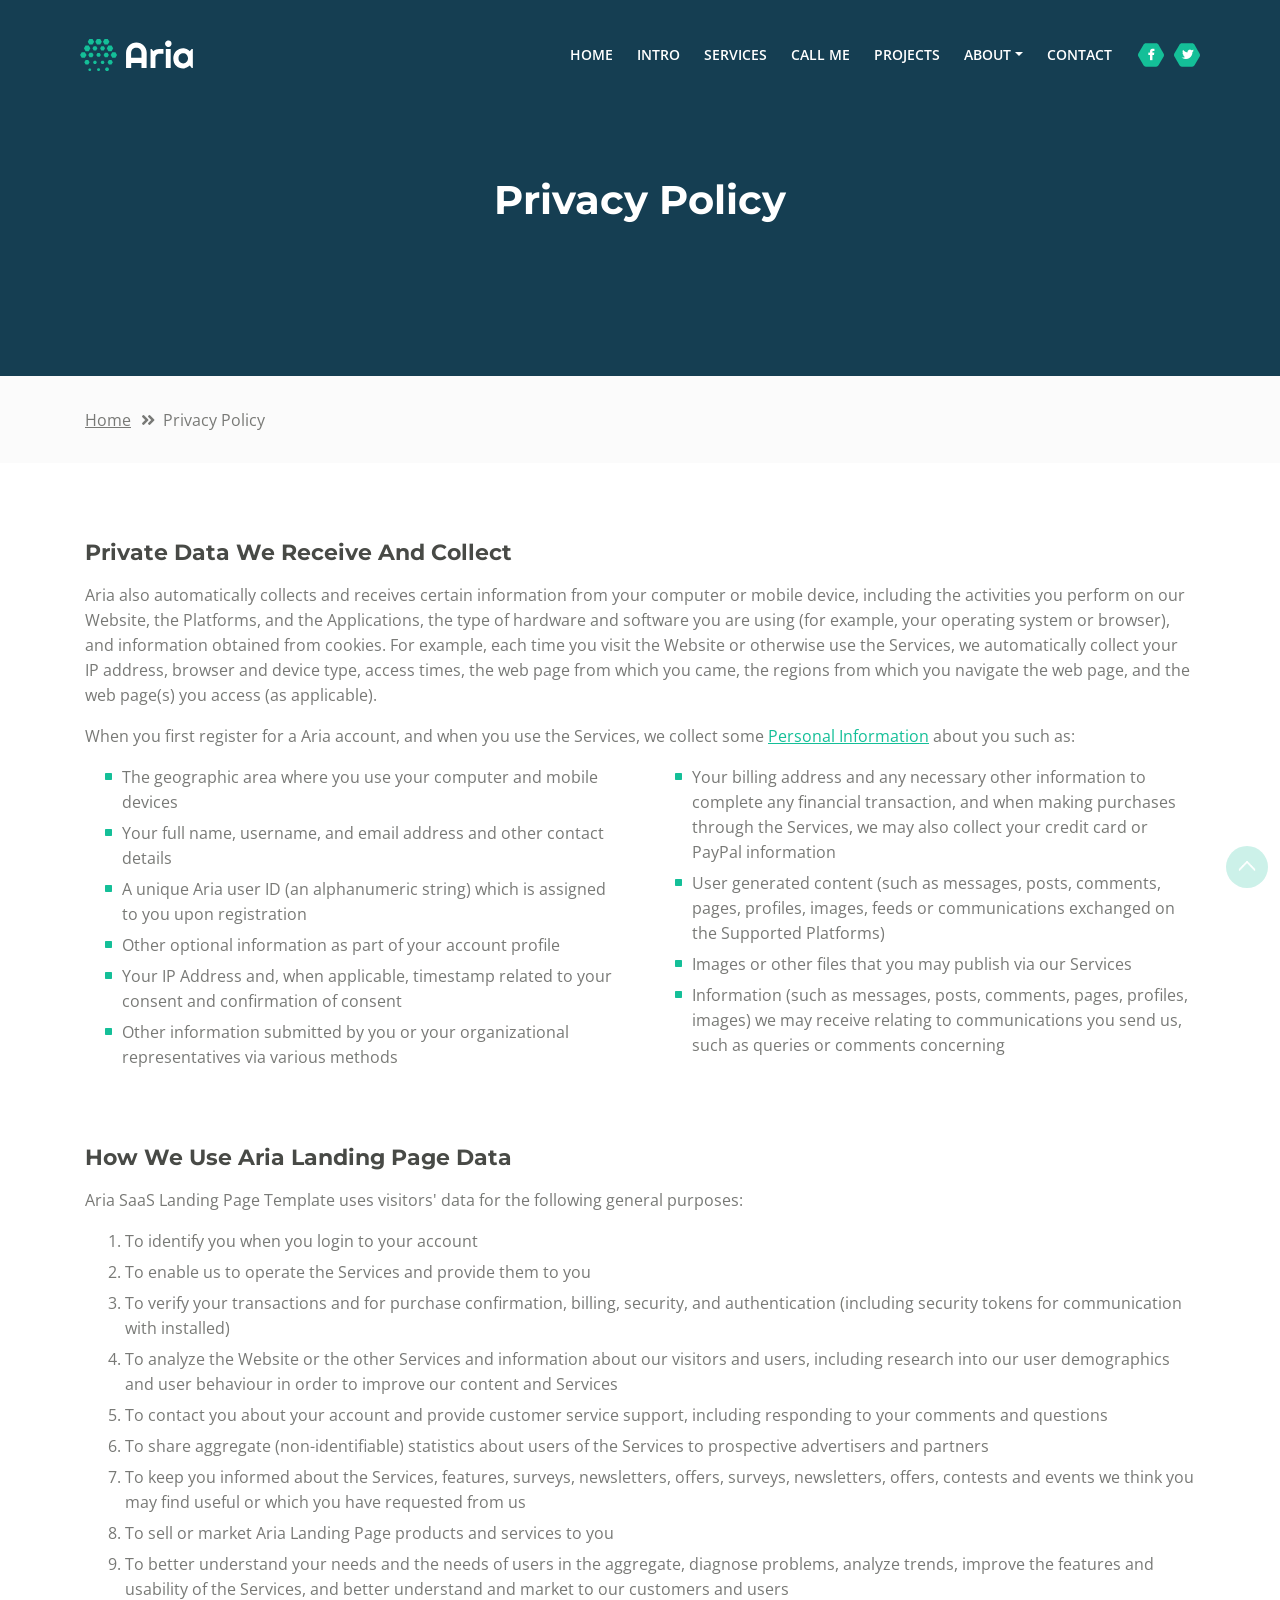
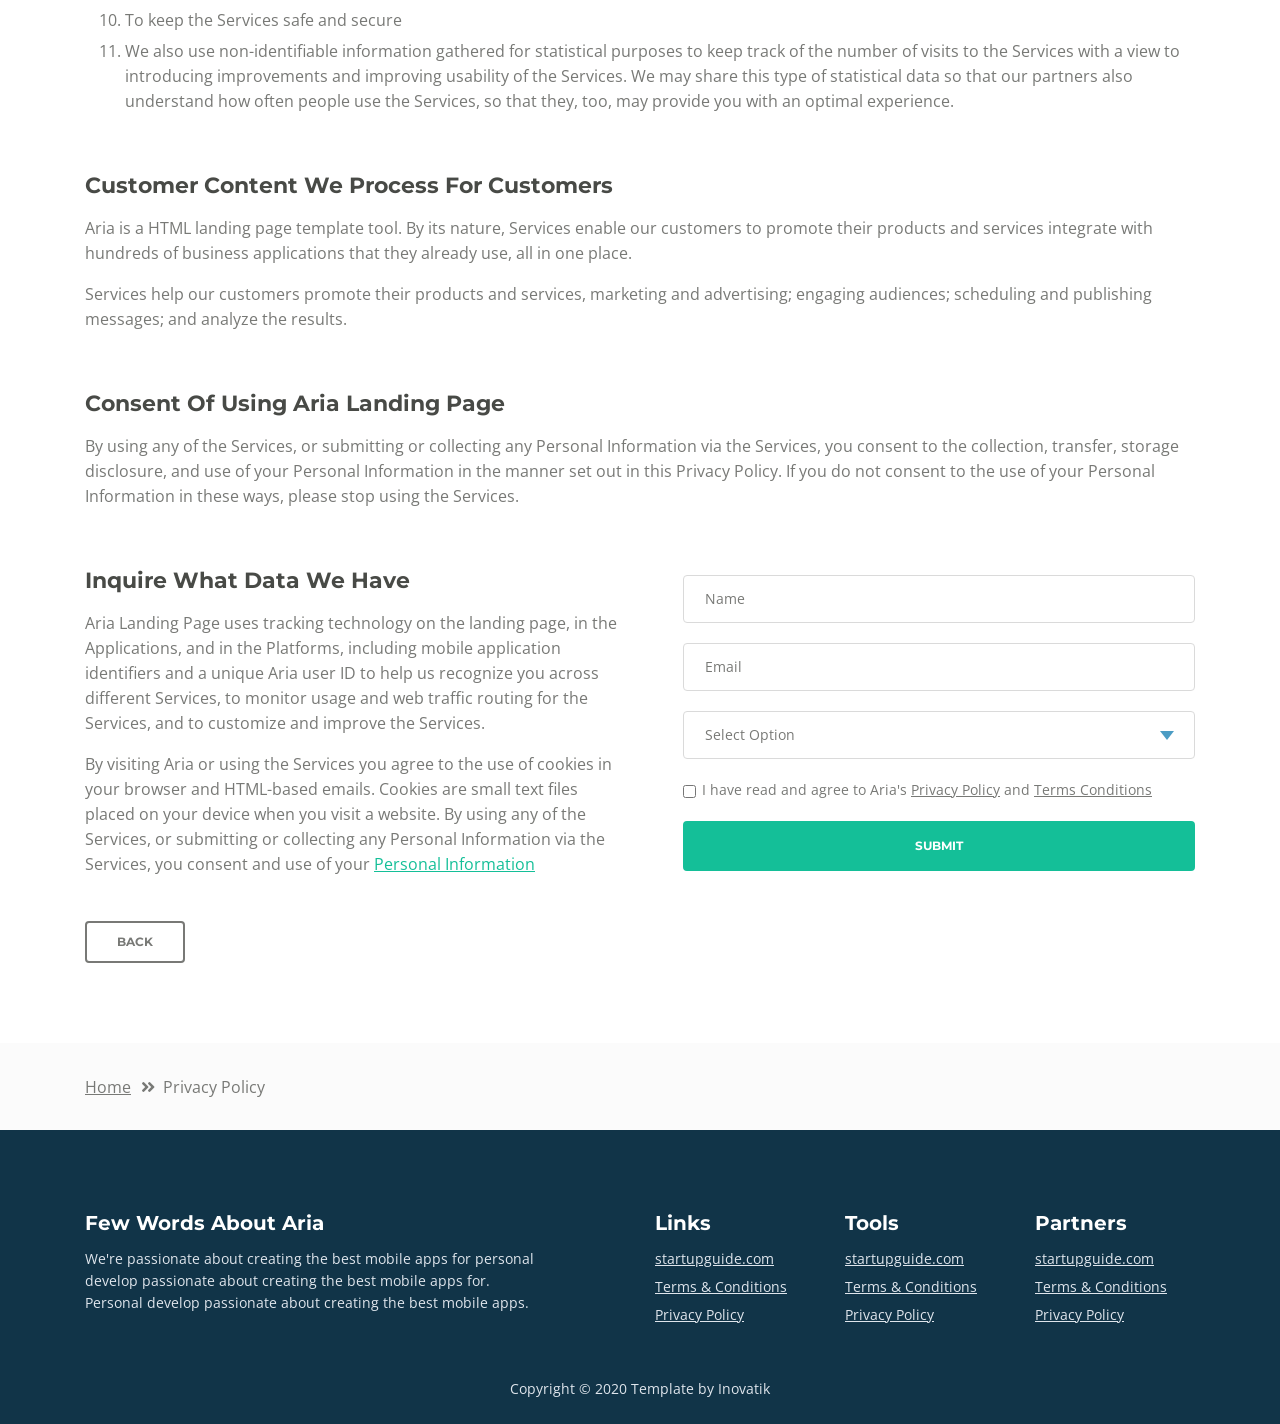
<file: Aria Website/privacy-policy.html>
<!DOCTYPE html>
<html lang="en">
<head>
    <meta charset="utf-8">
    <meta name="viewport" content="width=device-width, initial-scale=1, shrink-to-fit=no">
    
    <!-- SEO Meta Tags -->
    <meta name="description" content="Aria is a business focused HTML landing page template built with Bootstrap to help you create lead generation websites for companies and their services.">
    <meta name="author" content="Inovatik">

    <!-- OG Meta Tags to improve the way the post looks when you share the page on LinkedIn, Facebook, Google+ -->
	<meta property="og:site_name" content="" /> <!-- website name -->
	<meta property="og:site" content="" /> <!-- website link -->
	<meta property="og:title" content=""/> <!-- title shown in the actual shared post -->
	<meta property="og:description" content="" /> <!-- description shown in the actual shared post -->
	<meta property="og:image" content="" /> <!-- image link, make sure it's jpg -->
	<meta property="og:url" content="" /> <!-- where do you want your post to link to -->
	<meta property="og:type" content="article" />

    <!-- Website Title -->
    <title>Privacy Policy - Aria - Business HTML Landing Page Template</title>
    
    <!-- Styles -->
    <link href="https://fonts.googleapis.com/css?family=Montserrat:500,700&display=swap&subset=latin-ext" rel="stylesheet">
    <link href="https://fonts.googleapis.com/css?family=Open+Sans:400,400i,600&display=swap&subset=latin-ext" rel="stylesheet">
    <link href="css/bootstrap.css" rel="stylesheet">
    <link href="css/fontawesome-all.css" rel="stylesheet">
    <link href="css/swiper.css" rel="stylesheet">
	<link href="css/magnific-popup.css" rel="stylesheet">
    <link href="css/styles.css" rel="stylesheet">
	
	<!-- Favicon  -->
    <link rel="icon" href="images/favicon.png">
</head>
<body data-spy="scroll" data-target=".fixed-top">
    
    <!-- Preloader -->
	<div class="spinner-wrapper">
        <div class="spinner">
            <div class="bounce1"></div>
            <div class="bounce2"></div>
            <div class="bounce3"></div>
        </div>
    </div>
    <!-- end of preloader -->
    

    <!-- Navbar -->
    <nav class="navbar navbar-expand-md navbar-dark navbar-custom fixed-top">
        <!-- Text Logo - Use this if you don't have a graphic logo -->
        <!-- <a class="navbar-brand logo-text page-scroll" href="index.html">Aria</a> -->

        <!-- Image Logo -->
        <a class="navbar-brand logo-image" href="index.html"><img src="images/logo.svg" alt="alternative"></a>
        
        <!-- Mobile Menu Toggle Button -->
        <button class="navbar-toggler" type="button" data-toggle="collapse" data-target="#navbarsExampleDefault" aria-controls="navbarsExampleDefault" aria-expanded="false" aria-label="Toggle navigation">
            <span class="navbar-toggler-awesome fas fa-bars"></span>
            <span class="navbar-toggler-awesome fas fa-times"></span>
        </button>
        <!-- end of mobile menu toggle button -->

        <div class="collapse navbar-collapse" id="navbarsExampleDefault">
            <ul class="navbar-nav ml-auto">
                <li class="nav-item">
                    <a class="nav-link page-scroll" href="index.html#header">HOME <span class="sr-only">(current)</span></a>
                </li>
                <li class="nav-item">
                    <a class="nav-link page-scroll" href="index.html#intro">INTRO</a>
                </li>
                <li class="nav-item">
                    <a class="nav-link page-scroll" href="index.html#services">SERVICES</a>
                </li>
                <li class="nav-item">
                    <a class="nav-link page-scroll" href="index.html#callMe">CALL ME</a>
                </li>
                <li class="nav-item">
                    <a class="nav-link page-scroll" href="index.html#projects">PROJECTS</a>
                </li>

                <!-- Dropdown Menu -->          
                <li class="nav-item dropdown">
                    <a class="nav-link dropdown-toggle page-scroll" href="index.html#about" id="navbarDropdown" role="button" aria-haspopup="true" aria-expanded="false">ABOUT</a>
                    <div class="dropdown-menu" aria-labelledby="navbarDropdown">
                        <a class="dropdown-item" href="terms-conditions.html"><span class="item-text">TERMS CONDITIONS</span></a>
                        <div class="dropdown-items-divide-hr"></div>
                        <a class="dropdown-item" href="privacy-policy.html"><span class="item-text">PRIVACY POLICY</span></a>
                    </div>
                </li>
                <!-- end of dropdown menu -->

                <li class="nav-item">
                    <a class="nav-link page-scroll" href="index.html#contact">CONTACT</a>
                </li>
            </ul>
            <span class="nav-item social-icons">
                <span class="fa-stack">
                    <a href="#your-link">
                        <span class="hexagon"></span>
                        <i class="fab fa-facebook-f fa-stack-1x"></i>
                    </a>
                </span>
                <span class="fa-stack">
                    <a href="#your-link">
                        <span class="hexagon"></span>
                        <i class="fab fa-twitter fa-stack-1x"></i>
                    </a>
                </span>
            </span>
        </div>
    </nav> <!-- end of navbar -->
    <!-- end of navbar -->


    <!-- Header -->
    <header id="header" class="ex-header">
        <div class="container">
            <div class="row">
                <div class="col-md-12">
                    <h1>Privacy Policy</h1>
                </div> <!-- end of col -->
            </div> <!-- end of row -->
        </div> <!-- end of container -->
    </header> <!-- end of ex-header -->
    <!-- end of header -->


    <!-- Breadcrumbs -->
    <div class="ex-basic-1">
        <div class="container">
            <div class="row">
                <div class="col-lg-12">
                    <div class="breadcrumbs">
                        <a href="index.html">Home</a><i class="fa fa-angle-double-right"></i><span>Privacy Policy</span>
                    </div> <!-- end of breadcrumbs -->
                </div> <!-- end of col -->
            </div> <!-- end of row -->
        </div> <!-- end of container -->
    </div> <!-- end of ex-basic-1 -->
    <!-- end of breadcrumbs -->


    <!-- Privacy Content -->
    <div class="ex-basic-2">
        <div class="container">
            <div class="row">
                <div class="col-lg-12">
                    <div class="text-container">
                        <h3>Private Data We Receive And Collect</h3>
                        <p>Aria also automatically collects and receives certain information from your computer or mobile device, including the activities you perform on our Website, the Platforms, and the Applications, the type of hardware and software you are using (for example, your operating system or browser), and information obtained from cookies. For example, each time you visit the Website or otherwise use the Services, we automatically collect your IP address, browser and device type, access times, the web page from which you came, the regions from which you navigate the web page, and the web page(s) you access (as applicable).</p>
                        <p>When you first register for a Aria account, and when you use the Services, we collect some <a class="green" href="#your-link">Personal Information</a> about you such as:</p>
                        <div class="row">
                            <div class="col-md-6">
                                <ul class="list-unstyled li-space-lg indent">
                                    <li class="media">
                                        <i class="fas fa-square"></i>
                                        <div class="media-body">The geographic area where you use your computer and mobile devices</div>
                                    </li>
                                    <li class="media">
                                        <i class="fas fa-square"></i>
                                        <div class="media-body">Your full name, username, and email address and other contact details</div>
                                    </li>
                                    <li class="media">
                                        <i class="fas fa-square"></i>
                                        <div class="media-body">A unique Aria user ID (an alphanumeric string) which is assigned to you upon registration</div>
                                    </li>
                                    <li class="media">
                                        <i class="fas fa-square"></i>
                                        <div class="media-body">Other optional information as part of your account profile</div>
                                    </li>
                                    <li class="media">
                                        <i class="fas fa-square"></i>
                                        <div class="media-body">Your IP Address and, when applicable, timestamp related to your consent and confirmation of consent</div>
                                    </li>
                                    <li class="media">
                                        <i class="fas fa-square"></i>
                                        <div class="media-body">Other information submitted by you or your organizational representatives via various methods</div>
                                    </li>
                                </ul>
                            </div> <!-- end of col -->

                            <div class="col-md-6">
                                <ul class="list-unstyled li-space-lg indent">
                                    <li class="media">
                                        <i class="fas fa-square"></i>
                                        <div class="media-body">Your billing address and any necessary other information to complete any financial transaction, and when making purchases through the Services, we may also collect your credit card or PayPal information</div>
                                    </li>
                                    <li class="media">
                                        <i class="fas fa-square"></i>
                                        <div class="media-body">User generated content (such as messages, posts, comments, pages, profiles, images, feeds or communications exchanged on the Supported Platforms)</div>
                                    </li>
                                    <li class="media">
                                        <i class="fas fa-square"></i>
                                        <div class="media-body">Images or other files that you may publish via our Services</div>
                                    </li>
                                    <li class="media">
                                        <i class="fas fa-square"></i>
                                        <div class="media-body">Information (such as messages, posts, comments, pages, profiles, images) we may receive relating to communications you send us, such as queries or comments concerning</div>
                                    </li>
                                </ul>
                            </div> <!-- end of col -->
                        </div> <!-- end of row -->
                    </div> <!-- end of text-container-->
                    
                    <div class="text-container">
                        <h3>How We Use Aria Landing Page Data</h3>
                        <p>Aria SaaS Landing Page Template uses visitors' data for the following general purposes:</p>
                        <ol class="li-space-lg">
                            <li>To identify you when you login to your account</li>
                            <li>To enable us to operate the Services and provide them to you</li>
                            <li>To verify your transactions and for purchase confirmation, billing, security, and authentication (including security tokens for communication with installed)</li>
                            <li>To analyze the Website or the other Services and information about our visitors and users, including research into our user demographics and user behaviour in order to improve our content and Services</li>
                            <li>To contact you about your account and provide customer service support, including responding to your comments and questions</li>
                            <li>To share aggregate (non-identifiable) statistics about users of the Services to prospective advertisers and partners</li>
                            <li>To keep you informed about the Services, features, surveys, newsletters, offers, surveys, newsletters, offers, contests and events we think you may find useful or which you have requested from us</li>
                            <li>To sell or market Aria Landing Page products and services to you</li>
                            <li>To better understand your needs and the needs of users in the aggregate, diagnose problems, analyze trends, improve the features and usability of the Services, and better understand and market to our customers and users</li>
                            <li>To keep the Services safe and secure</li>
                            <li>We also use non-identifiable information gathered for statistical purposes to keep track of the number of visits to the Services with a view to introducing improvements and improving usability of the Services. We may share this type of statistical data so that our partners also understand how often people use the Services, so that they, too, may provide you with an optimal experience.</li>
                        </ol>
                    </div> <!-- end of text-container -->

                    <div class="text-container">
                        <h3>Customer Content We Process For Customers</h3>
                        <p>Aria is a HTML landing page template tool. By its nature, Services enable our customers to promote their products and services integrate with hundreds of business applications that they already use, all in one place.</p>
                        <p>Services help our customers promote their products and services, marketing and advertising; engaging audiences; scheduling and publishing messages; and analyze the results.</p>
                    </div> <!-- end of text container -->

                    <div class="text-container">
                        <h3>Consent Of Using Aria Landing Page</h3>
					    <p class="mb-5">By using any of the Services, or submitting or collecting any Personal Information via the Services, you consent to the collection, transfer, storage disclosure, and use of your Personal Information in the manner set out in this Privacy Policy. If you do not consent to the use of your Personal Information in these ways, please stop using the Services.</p>
                    </div> <!-- end of text-container -->
                                       
                    <div class="row">
                        <div class="col-md-6">
                            <div class="text-container last">
                                <h3>Inquire What Data We Have</h3>
                                <p>Aria Landing Page uses tracking technology on the landing page, in the Applications, and in the Platforms, including mobile application identifiers and a unique Aria user ID to help us recognize you across different Services, to monitor usage and web traffic routing for the Services, and to customize and improve the Services.</p>
                                <p> By visiting Aria or using the Services you agree to the use of cookies in your browser and HTML-based emails. Cookies are small text files placed on your device when you visit a website. By using any of the Services, or submitting or collecting any Personal Information via the Services, you consent and use of your <a class="green" href="#your-link">Personal Information</a></p>
                            </div> <!-- end of text container -->
                        </div> <!-- end of col-->
                        <div class="col-md-6">

                            <!-- Privacy Form -->
                            <div class="form-container">
                                <form id="privacyForm" data-toggle="validator" data-focus="false">
                                    <div class="form-group">
                                        <input type="text" class="form-control-input" id="pname" required>
                                        <label class="label-control" for="pname">Name</label>
                                        <div class="help-block with-errors"></div>
                                    </div>
                                    <div class="form-group">
                                        <input type="email" class="form-control-input" id="pemail" required>
                                        <label class="label-control" for="pemail">Email</label>
                                        <div class="help-block with-errors"></div>
                                    </div>
                                    <div class="form-group">
                                        <select class="form-control-select" id="pselect" required>
                                            <option class="select-option" value="" disabled selected>Select Option</option>
                                            <option class="select-option" value="Delete data">Delete my data</option>
                                            <option class="select-option" value="Show me data">Show me my data</option>
                                        </select>
                                        <div class="help-block with-errors"></div>
                                    </div>
                                    <div class="form-group checkbox">
                                        <input type="checkbox" id="pterms" value="Agreed-to-Terms" required>I have read and agree to Aria's <a href="privacy-policy.html">Privacy Policy</a> and <a href="terms-conditions.html">Terms Conditions</a>
                                        <div class="help-block with-errors"></div>
                                    </div>
                                    <div class="form-group">
                                        <button type="submit" class="form-control-submit-button">SUBMIT</button>
                                    </div>
                                    <div class="form-message">
                                        <div id="pmsgSubmit" class="h3 text-center hidden"></div>
                                    </div>
                                </form>
                            </div> <!-- end of form container -->
                            <!-- end of privacy form -->

                        </div> <!-- end of col--> 
                    </div> <!-- end of row -->
                    <a class="btn-outline-reg back" href="index.html">BACK</a>
                </div> <!-- end of col-->
            </div> <!-- end of row -->
        </div> <!-- end of container -->
    </div> <!-- end of ex-basic-2 -->
    <!-- end of privacy content -->


    <!-- Breadcrumbs -->
    <div class="ex-basic-1">
        <div class="container">
            <div class="row">
                <div class="col-lg-12">
                    <div class="breadcrumbs">
                        <a href="index.html">Home</a><i class="fa fa-angle-double-right"></i><span>Privacy Policy</span>
                    </div> <!-- end of breadcrumbs -->
                </div> <!-- end of col -->
            </div> <!-- end of row -->
        </div> <!-- end of container -->
    </div> <!-- end of ex-basic-1 -->
    <!-- end of breadcrumbs -->

    
    <!-- Footer -->
    <div class="footer">
        <div class="container">
            <div class="row">
                <div class="col-md-6">
                    <div class="text-container about">
                        <h4>Few Words About Aria</h4>
                        <p class="white">We're passionate about creating the best mobile apps for personal develop passionate about creating the best mobile apps for. Personal develop passionate about creating the best mobile apps.</p>
                    </div> <!-- end of text-container -->
                </div> <!-- end of col -->
                <div class="col-md-2">
                    <div class="text-container">
                        <h4>Links</h4>
                        <ul class="list-unstyled li-space-lg white">
                            <li>
                                <a class="white" href="#your-link">startupguide.com</a>
                            </li>
                            <li>
                                <a class="white" href="terms-conditions.html">Terms & Conditions</a>
                            </li>
                            <li>
                                <a class="white" href="privacy-policy.html">Privacy Policy</a>
                            </li>
                        </ul>
                    </div> <!-- end of text-container -->
                </div> <!-- end of col -->
                <div class="col-md-2">
                    <div class="text-container">
                        <h4>Tools</h4>
                        <ul class="list-unstyled li-space-lg">
                            <li>
                                <a class="white" href="#your-link">startupguide.com</a>
                            </li>
                            <li>
                                <a class="white" href="terms-conditions.html">Terms & Conditions</a>
                            </li>
                            <li class="media">
                                <a class="white" href="privacy-policy.html">Privacy Policy</a>
                            </li>
                        </ul>
                    </div> <!-- end of text-container -->
                </div> <!-- end of col -->
                <div class="col-md-2">
                    <div class="text-container">
                        <h4>Partners</h4>
                        <ul class="list-unstyled li-space-lg">
                            <li>
                                <a class="white" href="#your-link">startupguide.com</a>
                            </li>
                            <li>
                                <a class="white" href="terms-conditions.html">Terms & Conditions</a>
                            </li>
                            <li>
                                <a class="white" href="privacy-policy.html">Privacy Policy</a>
                            </li>
                        </ul>
                    </div> <!-- end of text-container -->
                </div> <!-- end of col -->
            </div> <!-- end of row -->
        </div> <!-- end of container -->
    </div> <!-- end of footer -->  
    <!-- end of footer -->


    <!-- Copyright -->
    <div class="copyright">
        <div class="container">
            <div class="row">
                <div class="col-lg-12">
                    <p class="p-small">Copyright © 2020 <a href="https://inovatik.com">Template by Inovatik</a></p>
                </div> <!-- end of col -->
            </div> <!-- enf of row -->
        </div> <!-- end of container -->
    </div> <!-- end of copyright --> 
    <!-- end of copyright -->

    
    <!-- Scripts -->
    <script src="js/jquery.min.js"></script> <!-- jQuery for Bootstrap's JavaScript plugins -->
    <script src="js/popper.min.js"></script> <!-- Popper tooltip library for Bootstrap -->
    <script src="js/bootstrap.min.js"></script> <!-- Bootstrap framework -->
    <script src="js/jquery.easing.min.js"></script> <!-- jQuery Easing for smooth scrolling between anchors -->
    <script src="js/swiper.min.js"></script> <!-- Swiper for image and text sliders -->
    <script src="js/jquery.magnific-popup.js"></script> <!-- Magnific Popup for lightboxes -->
    <script src="js/morphext.min.js"></script> <!-- Morphtext rotating text in the header -->
    <script src="js/isotope.pkgd.min.js"></script> <!-- Isotope for filter -->
    <script src="js/validator.min.js"></script> <!-- Validator.js - Bootstrap plugin that validates forms -->
    <script src="js/scripts.js"></script> <!-- Custom scripts -->
</body>
</html>
</file>
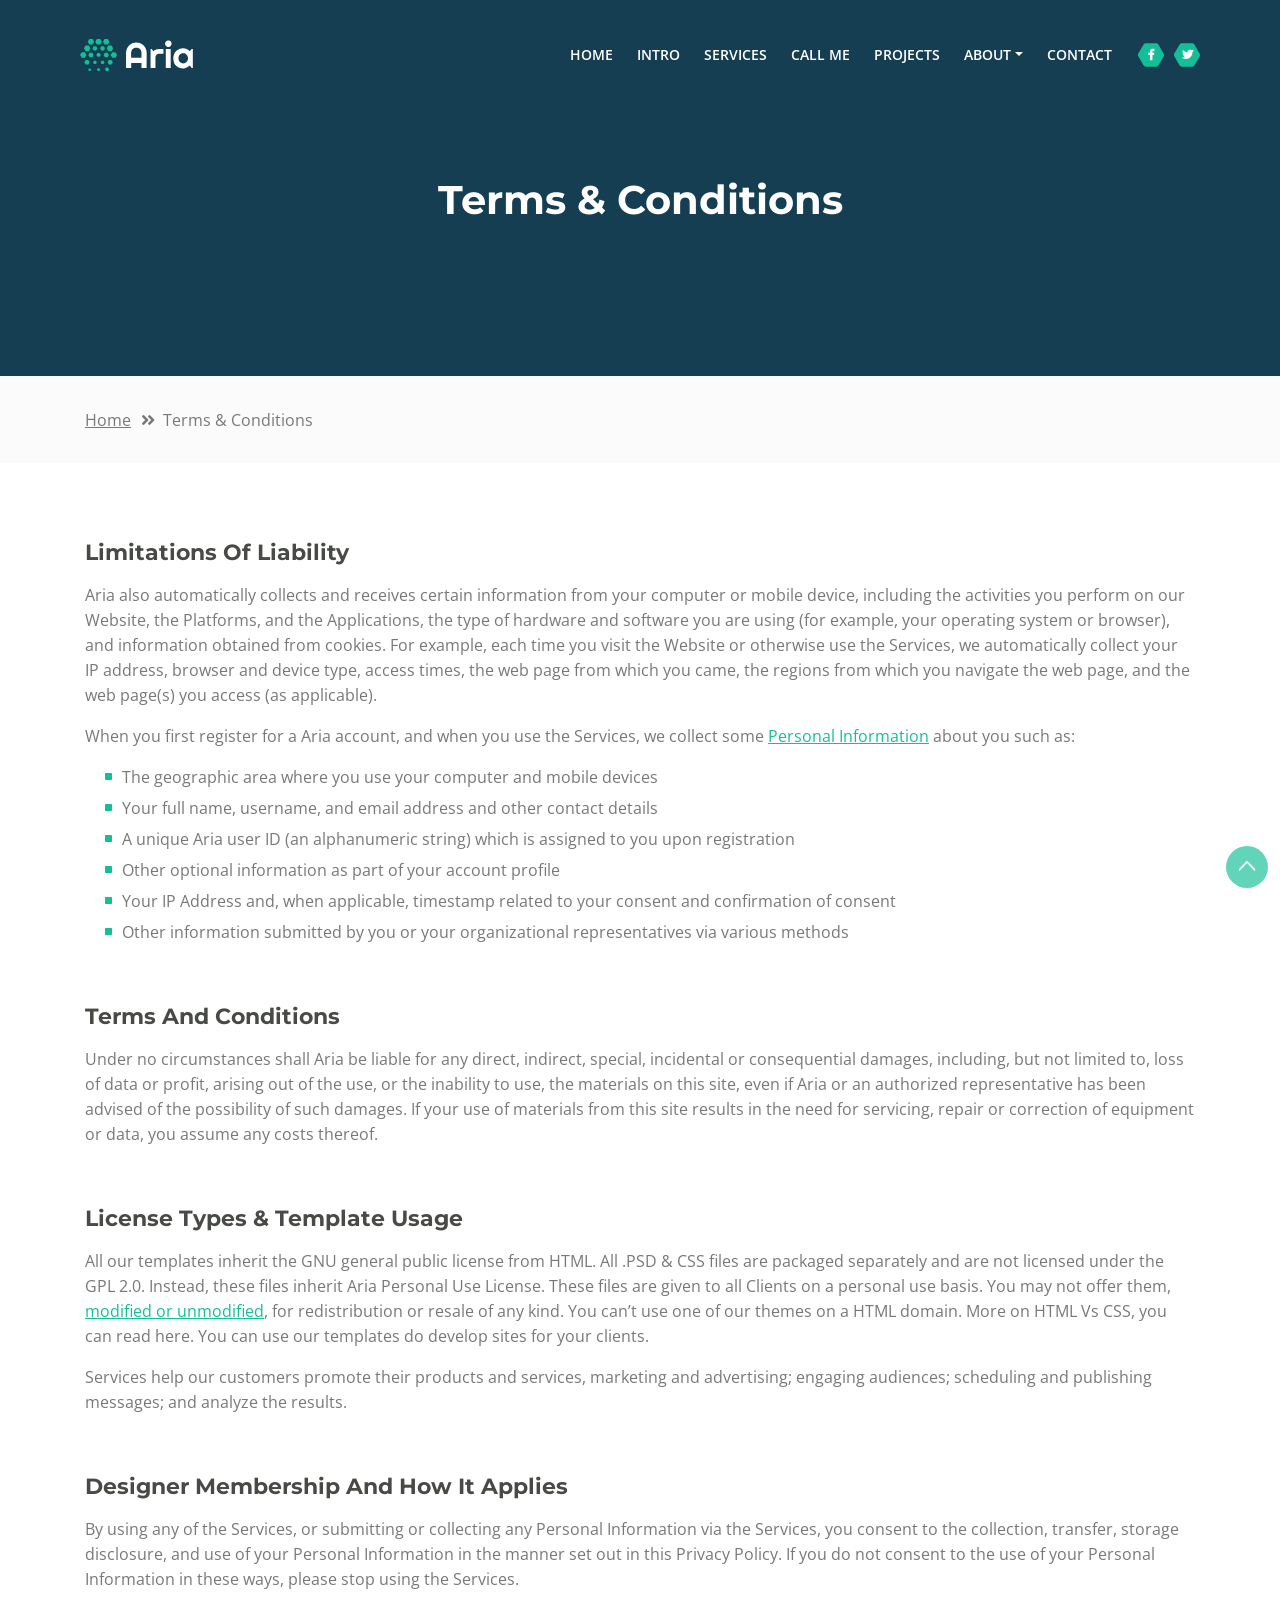
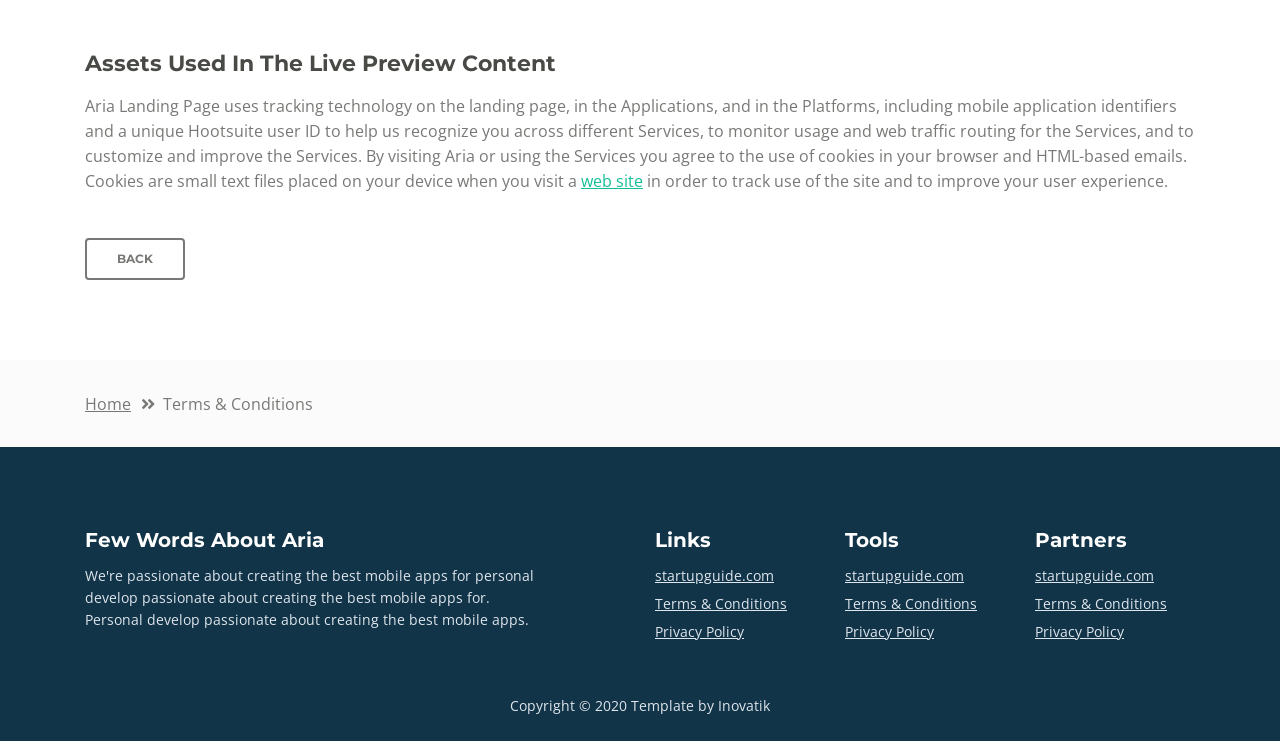
<file: Aria Website/terms-conditions.html>
<!DOCTYPE html>
<html lang="en">
<head>
    <meta charset="utf-8">
    <meta name="viewport" content="width=device-width, initial-scale=1, shrink-to-fit=no">
    
    <!-- SEO Meta Tags -->
    <meta name="description" content="Aria is a business focused HTML landing page template built with Bootstrap to help you create lead generation websites for companies and their services.">
    <meta name="author" content="Inovatik">

    <!-- OG Meta Tags to improve the way the post looks when you share the page on LinkedIn, Facebook, Google+ -->
	<meta property="og:site_name" content="" /> <!-- website name -->
	<meta property="og:site" content="" /> <!-- website link -->
	<meta property="og:title" content=""/> <!-- title shown in the actual shared post -->
	<meta property="og:description" content="" /> <!-- description shown in the actual shared post -->
	<meta property="og:image" content="" /> <!-- image link, make sure it's jpg -->
	<meta property="og:url" content="" /> <!-- where do you want your post to link to -->
	<meta property="og:type" content="article" />

    <!-- Website Title -->
    <title>Terms Conditions - Aria - Business HTML Landing Page Template</title>
    
    <!-- Styles -->
    <link href="https://fonts.googleapis.com/css?family=Montserrat:500,700&display=swap&subset=latin-ext" rel="stylesheet">
    <link href="https://fonts.googleapis.com/css?family=Open+Sans:400,400i,600&display=swap&subset=latin-ext" rel="stylesheet">
    <link href="css/bootstrap.css" rel="stylesheet">
    <link href="css/fontawesome-all.css" rel="stylesheet">
    <link href="css/swiper.css" rel="stylesheet">
	<link href="css/magnific-popup.css" rel="stylesheet">
    <link href="css/styles.css" rel="stylesheet">
	
	<!-- Favicon  -->
    <link rel="icon" href="images/favicon.png">
</head>
<body data-spy="scroll" data-target=".fixed-top">
    
    <!-- Preloader -->
	<div class="spinner-wrapper">
        <div class="spinner">
            <div class="bounce1"></div>
            <div class="bounce2"></div>
            <div class="bounce3"></div>
        </div>
    </div>
    <!-- end of preloader -->
    

    <!-- Navbar -->
    <nav class="navbar navbar-expand-md navbar-dark navbar-custom fixed-top">
        <!-- Text Logo - Use this if you don't have a graphic logo -->
        <!-- <a class="navbar-brand logo-text page-scroll" href="index.html">Aria</a> -->

        <!-- Image Logo -->
        <a class="navbar-brand logo-image" href="index.html"><img src="images/logo.svg" alt="alternative"></a>
        
        <!-- Mobile Menu Toggle Button -->
        <button class="navbar-toggler" type="button" data-toggle="collapse" data-target="#navbarsExampleDefault" aria-controls="navbarsExampleDefault" aria-expanded="false" aria-label="Toggle navigation">
            <span class="navbar-toggler-awesome fas fa-bars"></span>
            <span class="navbar-toggler-awesome fas fa-times"></span>
        </button>
        <!-- end of mobile menu toggle button -->

        <div class="collapse navbar-collapse" id="navbarsExampleDefault">
            <ul class="navbar-nav ml-auto">
                <li class="nav-item">
                    <a class="nav-link page-scroll" href="index.html#header">HOME <span class="sr-only">(current)</span></a>
                </li>
                <li class="nav-item">
                    <a class="nav-link page-scroll" href="index.html#intro">INTRO</a>
                </li>
                <li class="nav-item">
                    <a class="nav-link page-scroll" href="index.html#services">SERVICES</a>
                </li>
                <li class="nav-item">
                    <a class="nav-link page-scroll" href="index.html#callMe">CALL ME</a>
                </li>
                <li class="nav-item">
                    <a class="nav-link page-scroll" href="index.html#projects">PROJECTS</a>
                </li>

                <!-- Dropdown Menu -->          
                <li class="nav-item dropdown">
                    <a class="nav-link dropdown-toggle page-scroll" href="index.html#about" id="navbarDropdown" role="button" aria-haspopup="true" aria-expanded="false">ABOUT</a>
                    <div class="dropdown-menu" aria-labelledby="navbarDropdown">
                        <a class="dropdown-item" href="terms-conditions.html"><span class="item-text">TERMS CONDITIONS</span></a>
                        <div class="dropdown-items-divide-hr"></div>
                        <a class="dropdown-item" href="privacy-policy.html"><span class="item-text">PRIVACY POLICY</span></a>
                    </div>
                </li>
                <!-- end of dropdown menu -->

                <li class="nav-item">
                    <a class="nav-link page-scroll" href="index.html#contact">CONTACT</a>
                </li>
            </ul>
            <span class="nav-item social-icons">
                <span class="fa-stack">
                    <a href="#your-link">
                        <span class="hexagon"></span>
                        <i class="fab fa-facebook-f fa-stack-1x"></i>
                    </a>
                </span>
                <span class="fa-stack">
                    <a href="#your-link">
                        <span class="hexagon"></span>
                        <i class="fab fa-twitter fa-stack-1x"></i>
                    </a>
                </span>
            </span>
        </div>
    </nav> <!-- end of navbar -->
    <!-- end of navbar -->


    <!-- Header -->
    <header id="header" class="ex-header">
        <div class="container">
            <div class="row">
                <div class="col-lg-12">
                    <h1>Terms & Conditions</h1>
                </div> <!-- end of col -->
            </div> <!-- end of row -->
        </div> <!-- end of container -->
    </header> <!-- end of ex-header -->
    <!-- end of header -->


    <!-- Breadcrumbs -->
    <div class="ex-basic-1">
        <div class="container">
            <div class="row">
                <div class="col-lg-12">
                    <div class="breadcrumbs">
                        <a href="index.html">Home</a><i class="fa fa-angle-double-right"></i><span>Terms & Conditions</span>
                    </div> <!-- end of breadcrumbs -->
                </div> <!-- end of col -->
            </div> <!-- end of row -->
        </div> <!-- end of container -->
    </div> <!-- end of ex-basic-1 -->
    <!-- end of breadcrumbs -->


    <!-- Terms Content -->
    <div class="ex-basic-2">
        <div class="container">
            <div class="row">
                <div class="col-lg-12">
                    <div class="text-container">
                        <h3>Limitations Of Liability</h3>
                        <p>Aria also automatically collects and receives certain information from your computer or mobile device, including the activities you perform on our Website, the Platforms, and the Applications, the type of hardware and software you are using (for example, your operating system or browser), and information obtained from cookies. For example, each time you visit the Website or otherwise use the Services, we automatically collect your IP address, browser and device type, access times, the web page from which you came, the regions from which you navigate the web page, and the web page(s) you access (as applicable).</p>
                        <p>When you first register for a Aria account, and when you use the Services, we collect some <a class="green" href="#your-link">Personal Information</a> about you such as:</p>
                        <ul class="list-unstyled li-space-lg indent">
                            <li class="media">
                                <i class="fas fa-square"></i>
                                <div class="media-body">The geographic area where you use your computer and mobile devices</div>
                            </li>
                            <li class="media">
                                <i class="fas fa-square"></i>
                                <div class="media-body">Your full name, username, and email address and other contact details</div>
                            </li>
                            <li class="media">
                                <i class="fas fa-square"></i>
                                <div class="media-body">A unique Aria user ID (an alphanumeric string) which is assigned to you upon registration</div>
                            </li>
                            <li class="media">
                                <i class="fas fa-square"></i>
                                <div class="media-body">Other optional information as part of your account profile</div>
                            </li>
                            <li class="media">
                                <i class="fas fa-square"></i>
                                <div class="media-body">Your IP Address and, when applicable, timestamp related to your consent and confirmation of consent</div>
                            </li>
                            <li class="media">
                                <i class="fas fa-square"></i>
                                <div class="media-body">Other information submitted by you or your organizational representatives via various methods</div>
                            </li>
                        </ul>
                    </div> <!-- end of text-container -->
                    
                    <div class="text-container">
                        <h3>Terms And Conditions</h3>
                        <p>Under no circumstances shall Aria be liable for any direct, indirect, special, incidental or consequential damages, including, but not limited to, loss of data or profit, arising out of the use, or the inability to use, the materials on this site, even if Aria or an authorized representative has been advised of the possibility of such damages. If your use of materials from this site results in the need for servicing, repair or correction of equipment or data, you assume any costs thereof.</p>
                    </div> <!-- end of text-container -->

                    <div class="text-container">
                        <h3>License Types & Template Usage</h3>
                        <p>All our templates inherit the GNU general public license from HTML. All .PSD & CSS files are packaged separately and are not licensed under the GPL 2.0. Instead, these files inherit Aria Personal Use License. These files are given to all Clients on a personal use basis. You may not offer them, <a class="green" href="#your-link">modified or unmodified</a>, for redistribution or resale of any kind. You can’t use one of our themes on a HTML domain. More on HTML Vs CSS, you can read here. You can use our templates do develop sites for your clients.</p>
                        <p>Services help our customers promote their products and services, marketing and advertising; engaging audiences; scheduling and publishing messages; and analyze the results.</p>
                    </div> <!-- end of text-container -->

                    <div class="text-container">
                        <h3>Designer Membership And How It Applies</h3>
                        <p>By using any of the Services, or submitting or collecting any Personal Information via the Services, you consent to the collection, transfer, storage disclosure, and use of your Personal Information in the manner set out in this Privacy Policy. If you do not consent to the use of your Personal Information in these ways, please stop using the Services.</p>
                    </div> <!-- end of text-container -->
                    
                    <div class="text-container last">
                        <h3>Assets Used In The Live Preview Content</h3>
                        <p>Aria Landing Page uses tracking technology on the landing page, in the Applications, and in the Platforms, including mobile application identifiers and a unique Hootsuite user ID to help us recognize you across different Services, to monitor usage and web traffic routing for the Services, and to customize and improve the Services. By visiting Aria or using the Services you agree to the use of cookies in your browser and HTML-based emails. Cookies are small text files placed on your device when you visit a <a class="green" href="#your-link">web site</a> in order to track use of the site and to improve your user experience.</p>
                        <a class="btn-outline-reg" href="index.html">BACK</a>
                    </div> <!-- end of text-container -->
                </div>
            </div> <!-- end of row -->
        </div> <!-- end of container -->
    </div> <!-- end of ex-basic -->
    <!-- end of terms content -->

    
    <!-- Breadcrumbs -->
    <div class="ex-basic-1">
        <div class="container">
            <div class="row">
                <div class="col-lg-12">
                    <div class="breadcrumbs">
                        <a href="index.html">Home</a><i class="fa fa-angle-double-right"></i><span>Terms & Conditions</span>
                    </div> <!-- end of breadcrumbs -->
                </div> <!-- end of col -->
            </div> <!-- end of row -->
        </div> <!-- end of container -->
    </div> <!-- end of ex-basic-1 -->
    <!-- end of breadcrumbs -->


    <!-- Footer -->
    <div class="footer">
        <div class="container">
            <div class="row">
                <div class="col-md-6">
                    <div class="text-container about">
                        <h4>Few Words About Aria</h4>
                        <p class="white">We're passionate about creating the best mobile apps for personal develop passionate about creating the best mobile apps for. Personal develop passionate about creating the best mobile apps.</p>
                    </div> <!-- end of text-container -->
                </div> <!-- end of col -->
                <div class="col-md-2">
                    <div class="text-container">
                        <h4>Links</h4>
                        <ul class="list-unstyled li-space-lg white">
                            <li>
                                <a class="white" href="#your-link">startupguide.com</a>
                            </li>
                            <li>
                                <a class="white" href="terms-conditions.html">Terms & Conditions</a>
                            </li>
                            <li>
                                <a class="white" href="privacy-policy.html">Privacy Policy</a>
                            </li>
                        </ul>
                    </div> <!-- end of text-container -->
                </div> <!-- end of col -->
                <div class="col-md-2">
                    <div class="text-container">
                        <h4>Tools</h4>
                        <ul class="list-unstyled li-space-lg">
                            <li>
                                <a class="white" href="#your-link">startupguide.com</a>
                            </li>
                            <li>
                                <a class="white" href="terms-conditions.html">Terms & Conditions</a>
                            </li>
                            <li class="media">
                                <a class="white" href="privacy-policy.html">Privacy Policy</a>
                            </li>
                        </ul>
                    </div> <!-- end of text-container -->
                </div> <!-- end of col -->
                <div class="col-md-2">
                    <div class="text-container">
                        <h4>Partners</h4>
                        <ul class="list-unstyled li-space-lg">
                            <li>
                                <a class="white" href="#your-link">startupguide.com</a>
                            </li>
                            <li>
                                <a class="white" href="terms-conditions.html">Terms & Conditions</a>
                            </li>
                            <li>
                                <a class="white" href="privacy-policy.html">Privacy Policy</a>
                            </li>
                        </ul>
                    </div> <!-- end of text-container -->
                </div> <!-- end of col -->
            </div> <!-- end of row -->
        </div> <!-- end of container -->
    </div> <!-- end of footer -->  
    <!-- end of footer -->


    <!-- Copyright -->
    <div class="copyright">
        <div class="container">
            <div class="row">
                <div class="col-lg-12">
                    <p class="p-small">Copyright © 2020 <a href="https://inovatik.com">Template by Inovatik</a></p>
                </div> <!-- end of col -->
            </div> <!-- enf of row -->
        </div> <!-- end of container -->
    </div> <!-- end of copyright --> 
    <!-- end of copyright -->

	
    <!-- Scripts -->
    <script src="js/jquery.min.js"></script> <!-- jQuery for Bootstrap's JavaScript plugins -->
    <script src="js/popper.min.js"></script> <!-- Popper tooltip library for Bootstrap -->
    <script src="js/bootstrap.min.js"></script> <!-- Bootstrap framework -->
    <script src="js/jquery.easing.min.js"></script> <!-- jQuery Easing for smooth scrolling between anchors -->
    <script src="js/swiper.min.js"></script> <!-- Swiper for image and text sliders -->
    <script src="js/jquery.magnific-popup.js"></script> <!-- Magnific Popup for lightboxes -->
    <script src="js/morphext.min.js"></script> <!-- Morphtext rotating text in the header -->
    <script src="js/isotope.pkgd.min.js"></script> <!-- Isotope for filter -->
    <script src="js/validator.min.js"></script> <!-- Validator.js - Bootstrap plugin that validates forms -->
    <script src="js/scripts.js"></script> <!-- Custom scripts -->
</body>
</html>
</file>
<file: Aria Website/css/styles.css>
/* Template: Aria - Business HTML Landing Page Template
   Author: Inovatik
   Created: Jul 2019
   Description: Master CSS file
*/

/*****************************************
Table Of Contents:

01. General Styles
02. Preloader
03. Navigation
04. Header
05. Intro
06. Description
07. Services
08. Details 1
09. Details 2
10. Testimonials
11. Call Me
12. Projects
13. Project Lightboxes
14. Team
15. About
16. Contact
17. Footer
18. Copyright
19. Back To Top Button
20. Extra Pages
21. Media Queries
******************************************/

/*****************************************
Colors:

- Backgrounds - light gray #fbfbfb
- Background - dark blue #153e52
- Backgrounds navbar, footer - dark gray #113448
- Buttons, bullets, icons - green #14bf98
- Headings text - black #484a46
- Body text - gray #787976
- Body text - light gray #dfe5ec
******************************************/


/******************************/
/*     01. General Styles     */
/******************************/
body,
html {
    width: 100%;
	height: 100%;
}

body, p {
	color: #787976; 
	font: 400 1rem/1.5625rem "Open Sans", sans-serif;
}

.p-large {
	font: 400 1.125rem/1.625rem "Open Sans", sans-serif;
}

.p-small {
	font: 400 0.875rem/1.375rem "Open Sans", sans-serif;
}

.p-heading {
	margin-bottom: 3.5rem;
	text-align: center;
}

.li-space-lg li {
	margin-bottom: 0.375rem;
}

.indent {
	padding-left: 1.25rem;
}

h1 {
	color: #484a46;
	font: 700 2.5rem/3rem "Montserrat", sans-serif;
}

h2 {
	color: #484a46;
	font: 700 1.75rem/2.125rem "Montserrat", sans-serif;
}

h3 {
	color: #484a46;
	font: 700 1.375rem/1.75rem "Montserrat", sans-serif;
}

h4 {
	color: #484a46;
	font: 700 1.25rem/1.625rem "Montserrat", sans-serif;
}

h5 {
	color: #484a46;
	font: 700 1.125rem/1.5rem "Montserrat", sans-serif;
}

h6 {
	color: #484a46;
	font: 700 1rem/1.375rem "Montserrat", sans-serif;
}

a {
	color: #787976;
	text-decoration: underline;
}

a:hover {
	color: #787976;
	text-decoration: underline;
}

a.green {
	color: #14bf98;
}

a.white,
.white {
	color: #dfe5ec;
}

.testimonial-text {
	font-style: italic;
}

.testimonial-author {
	font: 700 1rem/1.375rem "Montserrat", sans-serif;
}

strong {
	color: #484a46;
}

.section-title {
	color: #14bf98;
	font: 500 0.8125rem/1.125rem "Montserrat", sans-serif;
}

.btn-solid-reg {
	display: inline-block;
	padding: 1.1875rem 1.875rem 1.1875rem 1.875rem;
	border: 0.125rem solid #14bf98;
	border-radius: 0.25rem;
	background-color: #14bf98;
	color: #fff;
	font: 700 0.75rem/0 "Montserrat", sans-serif;
	text-decoration: none;
	transition: all 0.2s;
}

.btn-solid-reg:hover {
	background-color: transparent;
	color: #14bf98;
	text-decoration: none;
}

.btn-solid-lg {
	display: inline-block;
	padding: 1.375rem 2.125rem 1.375rem 2.125rem;
	border: 0.125rem solid #14bf98;
	border-radius: 0.25rem;
	background-color: #14bf98;
	color: #fff;
	font: 700 0.75rem/0 "Montserrat", sans-serif;
	text-decoration: none;
	transition: all 0.2s;
}

.btn-solid-lg:hover {
	background-color: transparent;
	color: #14bf98;
	text-decoration: none;
}

.btn-outline-reg {
	display: inline-block;
	padding: 1.1875rem 1.875rem 1.1875rem 1.875rem;
	border: 0.125rem solid #787976;
	border-radius: 0.25rem;
	background-color: transparent;
	color: #787976;
	font: 700 0.75rem/0 "Montserrat", sans-serif;
	text-decoration: none;
	transition: all 0.2s;
}

.btn-outline-reg:hover {
	background-color: #787976;
	color: #fff;
	text-decoration: none;
}

.btn-outline-lg {
	display: inline-block;
	padding: 1.375rem 2.125rem 1.375rem 2.125rem;
	border: 0.125rem solid #787976;
	border-radius: 0.25rem;
	background-color: transparent;
	color: #787976;
	font: 700 0.75rem/0 "Montserrat", sans-serif;
	text-decoration: none;
	transition: all 0.2s;
}

.btn-outline-lg:hover {
	background-color: #787976;
	color: #fff;
	text-decoration: none;
}

.btn-outline-sm {
	display: inline-block;
	padding: 1rem 1.625rem 0.9375rem 1.625rem;
	border: 0.125rem solid #787976;
	border-radius: 0.25rem;
	background-color: transparent;
	color: #787976;
	font: 700 0.75rem/0 "Montserrat", sans-serif;
	text-decoration: none;
	transition: all 0.2s;
}

.btn-outline-sm:hover {
	background-color: #787976;
	color: #fff;
	text-decoration: none;
}

.form-group {
	position: relative;
	margin-bottom: 1.25rem;
}

.form-group.has-error.has-danger {
	margin-bottom: 0.625rem;
}

.form-group.has-error.has-danger .help-block.with-errors ul {
	margin-top: 0.375rem;
}

.label-control {
	position: absolute;
	top: 0.8125rem;
	left: 1.375rem;
	color: #787976;
	opacity: 1;
	font: 400 0.875rem/1.375rem "Open Sans", sans-serif;
	cursor: text;
	transition: all 0.2s ease;
}

/* IE10+ hack to solve lower label text position compared to the rest of the browsers */
@media screen and (-ms-high-contrast: active), screen and (-ms-high-contrast: none) {  
	.label-control {
		top: 0.9375rem;
	}
}

.form-control-input:focus + .label-control,
.form-control-input.notEmpty + .label-control,
.form-control-textarea:focus + .label-control,
.form-control-textarea.notEmpty + .label-control {
	top: 0.125rem;
	opacity: 1;
	font-size: 0.75rem;
	font-weight: 500;
}

.form-control-input,
.form-control-select {
	display: block; /* needed for proper display of the label in Firefox, IE, Edge */
	width: 100%;
	padding-top: 1.25rem;
	padding-bottom: 0.25rem;
	padding-left: 1.3125rem;
	border: 1px solid #dadada;
	border-radius: 0.25rem;
	background-color: #fff;
	color: #787976;
	font: 400 0.875rem/1.375rem "Open Sans", sans-serif;
	transition: all 0.2s;
	-webkit-appearance: none; /* removes inner shadow on form inputs on ios safari */
}

.form-control-select {
	padding-top: 0.5rem;
	padding-bottom: 0.5rem;
	height: 3rem;
}

/* IE10+ hack to solve lower label text position compared to the rest of the browsers */
@media screen and (-ms-high-contrast: active), screen and (-ms-high-contrast: none) {  
	.form-control-input {
		padding-top: 1.25rem;
		padding-bottom: 0.75rem;
		line-height: 1.75rem;
	}

	.form-control-select {
		padding-top: 0.875rem;
		padding-bottom: 0.75rem;
		height: 3.125rem;
		line-height: 2.125rem;
	}
}

select {
    /* you should keep these first rules in place to maintain cross-browser behavior */
    -webkit-appearance: none;
	-moz-appearance: none;
	-ms-appearance: none;
    -o-appearance: none;
    appearance: none;
    background-image: url('../images/down-arrow.png');
    background-position: 96% 50%;
    background-repeat: no-repeat;
    outline: none;
}

select::-ms-expand {
    display: none; /* removes the ugly default down arrow on select form field in IE11 */
}

.form-control-textarea {
	display: block; /* used to eliminate a bottom gap difference between Chrome and IE/FF */
	width: 100%;
	height: 8rem; /* used instead of html rows to normalize height between Chrome and IE/FF */
	padding-top: 1.25rem;
	padding-left: 1.3125rem;
	border: 1px solid #dadada;
	border-radius: 0.25rem;
	background-color: #fff;
	color: #787976;
	font: 400 1rem/1.5625rem "Open Sans", sans-serif;
	transition: all 0.2s;
}

.form-control-input:focus,
.form-control-select:focus,
.form-control-textarea:focus {
	border: 1px solid #a1a1a1;
	outline: none; /* Removes blue border on focus */
}

.form-control-input:hover,
.form-control-select:hover,
.form-control-textarea:hover {
	border: 1px solid #a1a1a1;
}

.checkbox {
	font: 400 0.875rem/1.375rem "Open Sans", sans-serif;
}

input[type='checkbox'] {
	vertical-align: -15%;
	margin-right: 0.375rem;
}

/* IE10+ hack to raise checkbox field position compared to the rest of the browsers */
@media screen and (-ms-high-contrast: active), screen and (-ms-high-contrast: none) {  
	input[type='checkbox'] {
		vertical-align: -9%;
	}
}

.form-control-submit-button {
	display: inline-block;
	width: 100%;
	height: 3.125rem;
	border: 0.125rem solid #14bf98;
	border-radius: 0.25rem;
	background-color: #14bf98;
	color: #fff;
	font: 700 0.75rem/1.75rem "Montserrat", sans-serif;
	cursor: pointer;
	transition: all 0.2s;
}

.form-control-submit-button:hover {
	background-color: transparent;
	color: #14bf98;
}

/* Form Success And Error Message Formatting */
#lmsgSubmit.h3.text-center.tada.animated,
#cmsgSubmit.h3.text-center.tada.animated,
#pmsgSubmit.h3.text-center.tada.animated,
#lmsgSubmit.h3.text-center,
#cmsgSubmit.h3.text-center,
#pmsgSubmit.h3.text-center {
	display: block;
	margin-bottom: 0;
	color: #b93636;
	font: 400 1.125rem/1rem "Open Sans", sans-serif;
}

.help-block.with-errors .list-unstyled {
	color: #787976;
	font-size: 0.75rem;
	line-height: 1.125rem;
	text-align: left;
}

.help-block.with-errors ul {
	margin-bottom: 0;
}
/* end of form success and error message formatting */

/* Form Success And Error Message Animation - Animate.css */
@-webkit-keyframes tada {
	from {
		-webkit-transform: scale3d(1, 1, 1);
		-ms-transform: scale3d(1, 1, 1);
		transform: scale3d(1, 1, 1);
	}
	10%, 20% {
		-webkit-transform: scale3d(.9, .9, .9) rotate3d(0, 0, 1, -3deg);
		-ms-transform: scale3d(.9, .9, .9) rotate3d(0, 0, 1, -3deg);
		transform: scale3d(.9, .9, .9) rotate3d(0, 0, 1, -3deg);
	}
	30%, 50%, 70%, 90% {
		-webkit-transform: scale3d(1.1, 1.1, 1.1) rotate3d(0, 0, 1, 3deg);
		-ms-transform: scale3d(1.1, 1.1, 1.1) rotate3d(0, 0, 1, 3deg);
		transform: scale3d(1.1, 1.1, 1.1) rotate3d(0, 0, 1, 3deg);
	}
	40%, 60%, 80% {
		-webkit-transform: scale3d(1.1, 1.1, 1.1) rotate3d(0, 0, 1, -3deg);
		-ms-transform: scale3d(1.1, 1.1, 1.1) rotate3d(0, 0, 1, -3deg);
		transform: scale3d(1.1, 1.1, 1.1) rotate3d(0, 0, 1, -3deg);
	}
	to {
		-webkit-transform: scale3d(1, 1, 1);
		-ms-transform: scale3d(1, 1, 1);
		transform: scale3d(1, 1, 1);
	}
}

@keyframes tada {
	from {
		-webkit-transform: scale3d(1, 1, 1);
		-ms-transform: scale3d(1, 1, 1);
		transform: scale3d(1, 1, 1);
	}
	10%, 20% {
		-webkit-transform: scale3d(.9, .9, .9) rotate3d(0, 0, 1, -3deg);
		-ms-transform: scale3d(.9, .9, .9) rotate3d(0, 0, 1, -3deg);
		transform: scale3d(.9, .9, .9) rotate3d(0, 0, 1, -3deg);
	}
	30%, 50%, 70%, 90% {
		-webkit-transform: scale3d(1.1, 1.1, 1.1) rotate3d(0, 0, 1, 3deg);
		-ms-transform: scale3d(1.1, 1.1, 1.1) rotate3d(0, 0, 1, 3deg);
		transform: scale3d(1.1, 1.1, 1.1) rotate3d(0, 0, 1, 3deg);
	}
	40%, 60%, 80% {
		-webkit-transform: scale3d(1.1, 1.1, 1.1) rotate3d(0, 0, 1, -3deg);
		-ms-transform: scale3d(1.1, 1.1, 1.1) rotate3d(0, 0, 1, -3deg);
		transform: scale3d(1.1, 1.1, 1.1) rotate3d(0, 0, 1, -3deg);
	}
	to {
		-webkit-transform: scale3d(1, 1, 1);
		-ms-transform: scale3d(1, 1, 1);
		transform: scale3d(1, 1, 1);
	}
}

.tada {
	-webkit-animation-name: tada;
	animation-name: tada;
}

.animated {
	-webkit-animation-duration: 1s;
	animation-duration: 1s;
	-webkit-animation-fill-mode: both;
	animation-fill-mode: both;
}
/* end of form success and error message animation - Animate.css */

/* Fade-move Animation For Lightbox - Magnific Popup */
/* at start */
.my-mfp-slide-bottom .zoom-anim-dialog {
	opacity: 0;
	transition: all 0.2s ease-out;
	-webkit-transform: translateY(-1.25rem) perspective(37.5rem) rotateX(10deg);
	-ms-transform: translateY(-1.25rem) perspective(37.5rem) rotateX(10deg);
	transform: translateY(-1.25rem) perspective(37.5rem) rotateX(10deg);
}

/* animate in */
.my-mfp-slide-bottom.mfp-ready .zoom-anim-dialog {
	opacity: 1;
	-webkit-transform: translateY(0) perspective(37.5rem) rotateX(0); 
	-ms-transform: translateY(0) perspective(37.5rem) rotateX(0); 
	transform: translateY(0) perspective(37.5rem) rotateX(0); 
}

/* animate out */
.my-mfp-slide-bottom.mfp-removing .zoom-anim-dialog {
	opacity: 0;
	-webkit-transform: translateY(-0.625rem) perspective(37.5rem) rotateX(10deg); 
	-ms-transform: translateY(-0.625rem) perspective(37.5rem) rotateX(10deg); 
	transform: translateY(-0.625rem) perspective(37.5rem) rotateX(10deg); 
}

/* dark overlay, start state */
.my-mfp-slide-bottom.mfp-bg {
	opacity: 0;
	transition: opacity 0.2s ease-out;
}

/* animate in */
.my-mfp-slide-bottom.mfp-ready.mfp-bg {
	opacity: 0.8;
}
/* animate out */
.my-mfp-slide-bottom.mfp-removing.mfp-bg {
	opacity: 0;
}
/* end of fade-move animation for lightbox - magnific popup */

/* Fade Animation For Image Slider - Magnific Popup */
@-webkit-keyframes fadeIn {
	from {
		opacity: 0;
	}
	to {
		opacity: 1;
	}
}

@keyframes fadeIn {
	from {
		opacity: 0;
	}
	to {
		opacity: 1;
	}
}

.fadeIn {
	-webkit-animation: fadeIn 0.6s;
	animation: fadeIn 0.6s;
}

@-webkit-keyframes fadeOut {
	from {
		opacity: 1;
	}
	to {
		opacity: 0;
	}
}

@keyframes fadeOut {
	from {
		opacity: 1;
	}
	to {
		opacity: 0;
	}
}

.fadeOut {
	-webkit-animation: fadeOut 0.8s;
	animation: fadeOut 0.8s;
}
/* end of fade animation for image slider - magnific popup */


/*************************/
/*     02. Preloader     */
/*************************/
.spinner-wrapper {
	position: fixed;
	z-index: 999999;
	top: 0;
	right: 0;
	bottom: 0;
	left: 0;
	background: #113448;
}

.spinner {
	position: absolute;
	top: 50%; /* centers the loading animation vertically one the screen */
	left: 50%; /* centers the loading animation horizontally one the screen */
	width: 3.75rem;
	height: 1.25rem;
	margin: -0.625rem 0 0 -1.875rem; /* is width and height divided by two */ 
	text-align: center;
}

.spinner > div {
	display: inline-block;
	width: 1rem;
	height: 1rem;
	border-radius: 100%;
	background-color: #fff;
	-webkit-animation: sk-bouncedelay 1.4s infinite ease-in-out both;
	animation: sk-bouncedelay 1.4s infinite ease-in-out both;
}

.spinner .bounce1 {
	-webkit-animation-delay: -0.32s;
	animation-delay: -0.32s;
}

.spinner .bounce2 {
	-webkit-animation-delay: -0.16s;
	animation-delay: -0.16s;
}

@-webkit-keyframes sk-bouncedelay {
	0%, 80%, 100% { -webkit-transform: scale(0); }
	40% { -webkit-transform: scale(1.0); }
}

@keyframes sk-bouncedelay {
	0%, 80%, 100% { 
		-webkit-transform: scale(0);
		-ms-transform: scale(0);
		transform: scale(0);
	} 40% { 
		-webkit-transform: scale(1.0);
		-ms-transform: scale(1.0);
		transform: scale(1.0);
	}
}


/**************************/
/*     03. Navigation     */
/**************************/
.navbar-custom {
	padding-top: 0.375rem;
	padding-bottom: 0.375rem;
	background-color: #113448;
	box-shadow: 0 0.0625rem 0.375rem 0 rgba(0, 0, 0, 0.1);
	font: 600 0.875rem/0.875rem "Open Sans", sans-serif;
	transition: all 0.2s;
}

.navbar-custom .navbar-brand {
	font-size: 0;
}

.navbar-custom .navbar-brand.logo-image img {
    width: 7.0625rem;
	height: 2rem;
	-webkit-backface-visibility: hidden;
}

.navbar-custom .navbar-brand.logo-text {
	margin-top: 0.25rem;
	margin-bottom: 0.25rem;
	font: 700 2.25rem/1.5rem "Montserrat", sans-serif;
	color: #fff;
	text-decoration: none;
}

.navbar-custom .navbar-nav {
	margin-top: 0.75rem;
	margin-bottom: 0.5rem;
}

.navbar-custom .nav-item .nav-link {
	padding: 0.625rem 0.75rem 0.625rem 0.75rem;
	color: #fff;
	text-decoration: none;
	transition: all 0.2s ease;
}

.navbar-custom .nav-item .nav-link:hover,
.navbar-custom .nav-item .nav-link.active {
	color: #14bf98;
}

/* Dropdown Menu */
.navbar-custom .dropdown:hover > .dropdown-menu {
	display: block; /* this makes the dropdown menu stay open while hovering it */
	min-width: auto;
	animation: fadeDropdown 0.2s; /* required for the fade animation */
}

@keyframes fadeDropdown {
    0% {
        opacity: 0;
    }

    100% {
        opacity: 1;
    }
}

.navbar-custom .dropdown-toggle:focus { /* removes dropdown outline on focus  */
	outline: 0;
}

.navbar-custom .dropdown-menu {
	margin-top: 0;
	border: none;
	border-radius: 0.25rem;
	background-color: #113448;
}

.navbar-custom .dropdown-item {
	color: #fff;
	text-decoration: none;
}

.navbar-custom .dropdown-item:hover {
	background-color: #113448;
}

.navbar-custom .dropdown-item .item-text {
	font: 600 0.875rem/0.875rem "Open Sans", sans-serif;
}

.navbar-custom .dropdown-item:hover .item-text {
	color: #14bf98;
}

.navbar-custom .dropdown-items-divide-hr {
	width: 100%;
	height: 1px;
	margin: 0.75rem auto 0.75rem auto;
	border: none;
	background-color: #b5bcc4;
	opacity: 0.2;
}
/* end of dropdown menu */

.navbar-custom .social-icons {
	display: none;
}

.navbar-custom .navbar-toggler {
	border: none;
	color: #fff;
	font-size: 2rem;
}

.navbar-custom button[aria-expanded='false'] .navbar-toggler-awesome.fas.fa-times{
	display: none;
}

.navbar-custom button[aria-expanded='false'] .navbar-toggler-awesome.fas.fa-bars{
	display: inline-block;
}

.navbar-custom button[aria-expanded='true'] .navbar-toggler-awesome.fas.fa-bars{
	display: none;
}

.navbar-custom button[aria-expanded='true'] .navbar-toggler-awesome.fas.fa-times{
	display: inline-block;
	margin-right: 0.125rem;
}


/*********************/
/*    04. Header     */
/*********************/
.header {
	background: linear-gradient(rgba(0, 0, 0, 0.3), rgba(0, 0, 0, 0.5)), url('../images/header-background.jpg') center center no-repeat;
	background-size: cover;
}

.header .header-content {
	padding-top: 8rem;
	padding-bottom: 2.125rem;
	text-align: center;
}

.header .text-container {
	margin-bottom: 3rem;
}

.header h1 {
	margin-bottom: 0.5rem;
	color: #fff;
}

.header .p-large {
	margin-bottom: 2rem;
	color: #dfe5ec;
}

.header .btn-solid-lg {
	margin-right: 0.5rem;
	margin-bottom: 1.25rem;
}


/*********************/
/*     05. Intro     */
/*********************/
.basic-1 {
	padding-top: 6.5rem;
	padding-bottom: 3rem;
}

.basic-1 .text-container {
	margin-bottom: 3rem;
}

.basic-1 .section-title {
	margin-bottom: 0.5rem;
}

.basic-1 h2 {
	margin-bottom: 1.375rem;
}

.basic-1 .testimonial-author {
	color: #484a46;
}

/* Hover Animation */
.basic-1 .image-container {
	overflow: hidden;
	border-radius: 0.25rem;
}

.basic-1 .image-container img {
	margin: 0;
	border-radius: 0.25rem;
	transition: all 0.3s;
}

.basic-1 .image-container:hover img {
	-moz-transform: scale(1.15);
	-webkit-transform: scale(1.15);
	transform: scale(1.15);
} 
/* end of hover animation */


/***************************/
/*     06. Description     */
/***************************/
.cards-1 {
	padding-top: 3rem;
	padding-bottom: 2.875rem;
}

.cards-1 .card {
	margin-bottom: 2.5rem;
	border: none;
	text-align: center;
}

.cards-1 .fa-stack {
	width: 6rem;
	height: 6rem;
	margin-right: auto;
	margin-bottom: 1rem;
	margin-left: auto;
	line-height: 6rem;
	text-align: left;
}

.cards-1 .fa-stack .hexagon {
	position: absolute;
	width: 6rem;
	height: 6rem;
	background: url('../images/hexagon-green.svg') center center no-repeat;
	background-size: 6rem 6rem;
}

.cards-1 .fa-stack-1x {
	color: #fff;
	font-size: 2rem;
}

.cards-1 .card-body {
	padding: 0;
}

.cards-1 .card-title {
	margin-bottom: 0.625rem;
}


/************************/
/*     07. Services     */
/************************/
.cards-2 {
	padding-top: 6.625rem;	
	padding-bottom: 1.25rem;	
	background-color: #fbfbfb;
}

.cards-2 .section-title {
	margin-bottom: 0.5rem;
	text-align: center;
}

.cards-2 h2 {
	margin-bottom: 3.25rem;
	text-align: center;
}

.cards-2 .card {
	margin-bottom: 5.625rem;
	border: none;
	background-color: transparent;
}

.cards-2 .card-image img {
	border-top-left-radius: 0.375rem;
	border-top-right-radius: 0.375rem;
}

.cards-2 .card-body {
	padding: 2.25rem 2rem 2.125rem 2rem;
	border: 1px solid #ebe8e8;
	border-bottom-left-radius: 0.375rem;
	border-bottom-right-radius: 0.375rem;
	background-color: #fff;
}

.cards-2 h3 {
	margin-bottom: 0.75rem;
	text-align: center;
}

.cards-2 .list-unstyled {
	margin-bottom: 1.5rem;
}

.cards-2 .list-unstyled .fas {
	color: #14bf98;
	font-size: 0.5rem;
	line-height: 1.375rem;
}

.cards-2 .list-unstyled .media-body {
	margin-left: 0.625rem;
}

.cards-2 .price {
	margin-bottom: 0.25rem;
	color: #484a46;
	font: 700 1rem/1.5rem "Montserrat", sans-serif;
	text-align: center;
}

.cards-2 .price span {
	color: #14bf98;
}

.cards-2 .button-container {
	margin-top: -1.375rem;
	text-align: center;
}

.cards-2 .btn-solid-reg:hover {
	background-color: #fff;
}


/*************************/
/*     08. Details 1     */
/*************************/
.accordion .area-1 {
	height: 27rem;
	background: url('../images/details-1-background.jpg') center center no-repeat;
	background-size: cover;
}

.accordion .accordion-container {
	max-width: 90%;
	margin-right: auto;
	margin-left: auto;
	padding-top: 6.375rem;
	padding-bottom: 1.5rem;
}

.accordion h2 {
	margin-bottom: 1.625rem;
}

.accordion .item {
	margin-bottom: 2rem;
}

.accordion h4 {
	margin-bottom: 0;
}

.accordion span[aria-expanded="true"] .circle-numbering,
.accordion span[aria-expanded="false"] .circle-numbering {
	display: inline-block;
	width: 2.25rem;
	height: 2.25rem;
	margin-right: 0.875rem;
	border: 0.125rem solid #14bf98;
	border-radius: 50%;
	background-color: #14bf98;
	color: #fff;
	font: 700 1rem/2.125rem "Montserrat", sans-serif;
	text-align: center;
	vertical-align: middle;
	cursor: pointer;
	transition: all 0.2s ease;
}

.accordion span[aria-expanded="false"] .circle-numbering {
	border: 0.125rem solid #484a46;
	background-color: transparent;
	color: #484a46;
}

.accordion .item:hover span[aria-expanded="false"] .circle-numbering {
	border: 0.125rem solid #14bf98;
	color: #14bf98;
}

.accordion .accordion-title {
	display: inline-block;
	width: 70%;
	margin-top: 0.125rem;
	margin-bottom: 0.25rem;
	color: #484a46;
	font: 700 1.25rem/1.75rem "Montserrat", sans-serif;
	vertical-align: middle;
	cursor: pointer;
	transition: all 0.2s ease;
}

.accordion .item:hover .accordion-title {
	color: #14bf98;
}

.accordion span[aria-expanded="true"] .accordion-title {
	color: #14bf98;
}

.accordion .accordion-body {
	margin-left: 3.125rem;
}


/*************************/
/*     09. Details 2     */
/*************************/
.tabs .tabs-container {
	max-width: 90%;
	margin-right: auto;
	margin-left: auto;
	padding-top: 2rem;
	padding-bottom: 5.75rem;
}

.tabs .nav-tabs {
	justify-content: center;
	margin-bottom: 1.125rem;
	border-bottom: none;
}

.tabs .nav-link {
	margin-right: 1.625rem;
	margin-bottom: 0.875rem;
	padding: 0;
	border: none;
	border-radius: 0.25rem;
	color: #c1cace;
	font: 700 1.375rem/1.375rem "Montserrat", sans-serif;
	text-decoration: none;
	transition: all 0.2s ease;
}

.tabs .nav-link:hover,
.tabs .nav-link.active {
	color: #14bf98;
}

.tabs .nav-link .fas {
	margin-right: 0.125rem;
	font-size: 0.875rem;
	vertical-align: 20%;
}

.tabs #tab-1 .progress-container {
	margin-top: 1.5rem;
}

.tabs #tab-1 .progress-container .title {
	margin-bottom: 0.25rem;
	color: #484a46;
	font: 600 0.875rem/1.25rem "Open Sans", sans-serif;
}

.tabs #tab-1 .progress {
	height: 1.375rem;
	margin-bottom: 1.125rem;
	border-radius: 0.125rem;
	background-color: #f9fafc;
}

.tabs #tab-1 .progress-bar {
	display: block;
	padding-left: 1.5rem;
	border-radius: 0.125rem;
	background: linear-gradient(to bottom right, #14bf98, #1bd1a7);
}

.tabs #tab-1 .progress-bar.first {
	width: 100%;
}

.tabs #tab-1 .progress-bar.second {
	width: 75%;
}

.tabs #tab-1 .progress-bar.third {
	width: 90%;
}

.tabs #tab-2 .list-unstyled {
	margin-top: 1.75rem;
	margin-bottom: 0;
	vertical-align: top;
}

.tabs #tab-2 .list-unstyled .media {
	margin-bottom: 2rem;
}

.tabs #tab-2 .list-unstyled .media-bullet {
	color: #14bf98;
	font-weight: 600;
	font-size: 2rem;
	line-height: 2rem;
}

.tabs #tab-2 .list-unstyled .media-body {
	margin-left: 0.875rem;
}

.tabs #tab-3 .list-unstyled .fas {
	color: #14bf98;
	font-size: 0.5rem;
	line-height: 1.375rem;
}

.tabs #tab-3 .list-unstyled .media-body {
	margin-left: 0.625rem;
}

.tabs #tab-3 .list-unstyled {
	margin-bottom: 1.75rem;
}

.tabs .area-2 {
	height: 27rem;
	background: url('../images/details-2-background.jpg') center center no-repeat;
	background-size: cover;
}


/****************************/
/*     10. Testimonials     */
/****************************/
.slider {
	padding-top: 6.375rem;
	padding-bottom: 6.5rem;
	background-color: #fbfbfb;
}

.slider h2 {
	margin-bottom: 0.75rem;
	text-align: center;
}

.slider .slider-container {
	position: relative;
}

.slider .swiper-container {
	position: static;
	width: 90%;
	text-align: center;
}

.slider .swiper-button-prev:focus,
.slider .swiper-button-next:focus {
	/* even if you can't see it chrome you can see it on mobile device */
	outline: none;
}

.slider .swiper-button-prev {
	left: -0.5rem;
	background-image: url("data:image/svg+xml;charset=utf-8,%3Csvg%20xmlns%3D'http%3A%2F%2Fwww.w3.org%2F2000%2Fsvg'%20viewBox%3D'0%200%2028%2044'%3E%3Cpath%20d%3D'M0%2C22L22%2C0l2.1%2C2.1L4.2%2C22l19.9%2C19.9L22%2C44L0%2C22L0%2C22L0%2C22z'%20fill%3D'%23787976'%2F%3E%3C%2Fsvg%3E");
	background-size: 1.125rem 1.75rem;
}

.slider .swiper-button-next {
	right: -0.5rem;
	background-image: url("data:image/svg+xml;charset=utf-8,%3Csvg%20xmlns%3D'http%3A%2F%2Fwww.w3.org%2F2000%2Fsvg'%20viewBox%3D'0%200%2028%2044'%3E%3Cpath%20d%3D'M27%2C22L27%2C22L5%2C44l-2.1-2.1L22.8%2C22L2.9%2C2.1L5%2C0L27%2C22L27%2C22z'%20fill%3D'%23787976'%2F%3E%3C%2Fsvg%3E");
	background-size: 1.125rem 1.75rem;
}

.slider .card {
	position: relative;
	border: none;
	background-color: transparent;
}

.slider .card-image {
	width: 6rem;
	height: 6rem;
	margin-right: auto;
	margin-bottom: 0.25rem;
	margin-left: auto;
	border-radius: 50%;
}

.slider .card .card-body {
	padding-bottom: 0;
}

.slider .testimonial-text {
	margin-bottom: 0.625rem;
}

.slider .testimonial-author {
	color: #484a46;
}


/**********************/
/*     11. Call Me    */
/**********************/
.form-1 {
	padding-top: 6.625rem;	
	padding-bottom: 5.625rem;	
	background-color: #153e52;
}

.form-1 .text-container {
	margin-bottom: 4rem;
}

.form-1 .section-title {
	margin-bottom: 0.5rem;
}

.form-1 h2 {
	margin-bottom: 1.375rem;
	color: #fff;
}

.form-1 .list-unstyled .fas {
	color: #14bf98;
	font-size: 0.5rem;
	line-height: 1.375rem;
}

.form-1 .list-unstyled .media-body {
	margin-left: 0.625rem;
}

.form-1 .label-control {
	color: #fff;
}

.form-1 .form-control-input,
.form-1 .form-control-select {
	border: 1px solid #39728f;
	background-color: #2a5d77;
	color: #fff;
}

.form-1 .form-control-textarea {
	border: 1px solid #39728f;
	background-color: #2a5d77;
	color: #fff;
}

.form-1 .form-control-input:focus,
.form-1 .form-control-input:hover,
.form-1 .form-control-select:focus,
.form-1 .form-control-select:hover,
.form-1 .form-control-textarea:focus,
.form-1 .form-control-textarea:hover {
	border: 1px solid #fff;
}

#lmsgSubmit.h3.text-center.tada.animated,
#lmsgSubmit.h3.text-center {
	color: #fff;
}

.form-1 .help-block.with-errors .list-unstyled {
	color: #dfe5ec;
}


/************************/
/*     12. Projects     */
/************************/
.filter {
	padding-top: 6.5rem;
	padding-bottom: 7rem;
}

.filter .section-title {
	margin-bottom: 0.5rem;
}

.filter h2,
.filter .section-title {
	text-align: center;
}

.filter h2 {
	margin-bottom: 3.25rem;
}

.filter .button-group {
	text-align: center;
}

.filter .button-group a {
	display: inline-block;
	margin-right: 0.1875rem;
	margin-bottom: 0.5rem;
	margin-left: 0.1875rem;
	padding: 0.3125rem 1.375rem 0.25rem 1.375rem;
	border-radius: 0.25rem;
	background-color: #f1f4f7;
	color: #7b7e85;
	font: 700 0.75rem/1.25rem "Montserrat", sans-serif;
	cursor: pointer;
	transition: all 0.2s ease;
}

.filter .button-group a:hover {
	background-color: #14bf98;
	color: #fff;
}

.filter .button-group a.button.is-checked {
	background-color: #14bf98;
	color: #fff;
}

.filter .grid {
	margin-top: 1.25rem;
	border-radius: 0.375rem;
}

/* Hover Animation */
.filter .element-item {
	position: relative;
	float: left;
	overflow: hidden;
	width: 50%;
	background-color: #000; /* to hide 1px white margin in IE */
}

.filter .element-item img {
	max-width: 100%;
	margin: 0;
	transition: all 0.3s;
}

.filter .element-item:hover img {
	-moz-transform: scale(1.15);
	-webkit-transform: scale(1.15);
	transform: scale(1.15);
} 
/* end of hover animation */

.filter .element-item .element-item-overlay { 
	position: absolute;
	z-index: 2;
	top: 0;
	left: 0;
	width: 100%;
	height: 100%;
	background-color: rgba(0, 0, 0, 0.4);
	opacity: 1;
	text-align: center;
	transition: all 0.3s;
}

.filter .element-item .element-item-overlay span { 
	position: absolute;
	z-index: 3;
	top: 42%;
	right: 0;
	left: 0;
	color: #fff;
	font: 700 1.125rem/1.625rem "Montserrat", sans-serif;
}


/**********************************/
/*     13. Project Lightboxes     */
/**********************************/
.lightbox-basic {
	position: relative;
	max-width: 62.5rem;
	margin: 2.5rem auto;
	padding: 1.5625rem;
	border-radius: 0.25rem;
	background: #fff;
	text-align: left;
}

.lightbox-basic img {
	margin-right: auto;
	margin-bottom: 2rem;
	margin-left: auto;
	border-radius: 0.25rem;
}

.lightbox-basic .line-heading {
	width: 3rem;
	height: 1px;
	margin-top: 0;
	margin-bottom: 0.625rem;
	margin-left: 0;
	border: none;
	background-color: #14bf98;
}

.lightbox-basic h6 {
	margin-bottom: 2rem;
}

.lightbox-basic .testimonial-container {
	margin-top: 1.75rem;
	margin-bottom: 2.125rem;
	padding: 1.125rem 1.5rem 1.125rem 1.5rem;
	border-radius: 0.25rem;
	background-color: #fbfbfb;
}

.lightbox-basic .testimonial-text {
	margin-bottom: 0.5rem;
}

.lightbox-basic .testimonial-author {
	margin-bottom: 0;
}

.lightbox-basic .btn-solid-reg,
.lightbox-basic .btn-outline-reg {
	margin-right: 0.375rem;
	margin-bottom: 1rem;
}

.lightbox-basic a.mfp-close.as-button {
	position: relative;
	width: auto;
	height: auto;
	margin-right: 0.5rem;
	color: #484a46;
	opacity: 1;
}

.lightbox-basic a.mfp-close.as-button:hover {
	color: #f2f2f2;
}

.lightbox-basic button.mfp-close.x-button {
	position: absolute;
	top: -0.375rem;
	right: -0.375rem;
	width: 2.75rem;
	height: 2.75rem;
}


/********************/
/*     14. Team     */
/********************/
.basic-2 {
	padding-top: 6.375rem;
	padding-bottom: 3.375rem;
	background-color: #fbfbfb;
	text-align: center;
}

.basic-2 h2 {
	margin-bottom: 0.75rem;
}

.basic-2 .team-member {
	display: inline-block;
	max-width: 13rem;
	margin-right: 1.5rem;
	margin-bottom: 3.5rem;
	margin-left: 1.5rem;
}

/* Hover Animation */
.basic-2 .image-wrapper {
	overflow: hidden;
	margin-bottom: 1.5rem;
}

.basic-2 .image-wrapper img {
	margin: 0;
	transition: all 0.3s;
}

.basic-2 .image-wrapper:hover img {
	-moz-transform: scale(1.15);
	-webkit-transform: scale(1.15);
	transform: scale(1.15);
} 
/* end of hover animation */

.basic-2 .team-member .p-large {
	margin-bottom: 0.25rem;
}

.basic-2 .team-member .job-title {
	margin-bottom: 0.75rem;
	color: #484a46;
	font: 700 1rem/1.375rem "Montserrat", sans-serif;
}

.basic-2 .fa-stack {
	width: 1.75rem;
	height: 1.75rem;
	margin-right: 0.125rem;
	margin-left: 0.125rem;
}

.basic-2 .fa-stack .hexagon {
	position: absolute;
	left: 0;
	width: 1.75rem;
	height: 1.75rem;
	background: url('../images/hexagon-green.svg') center center no-repeat;
	background-size: 1.75rem 1.75rem;
	transition: all 0.2s ease;
}

.basic-2 .fa-stack:hover .hexagon {
	background: url('../images/hexagon-white.svg') center center no-repeat;
	background-size: 1.75rem 1.75rem;
}

.basic-2 .fa-stack-1x {
	font-size: 0.6875rem;
	line-height: 1.75rem;
	color: #fff;
	transition: all 0.2s ease;
}

.basic-2 .fa-stack:hover .fa-stack-1x {
	color: #14bf98;
}


/*********************/
/*     15. About     */
/*********************/
.counter {
	padding-top: 6.875rem;
	padding-bottom: 5.25rem;
}

.counter .image-container {
	margin-bottom: 3rem;
}

.counter .image-container img {
	border-radius: 0.25rem;
}

.counter .section-title {
	margin-bottom: 0.5rem;
}

.counter h2 {
	margin-bottom: 1.375rem;
}

.counter .list-unstyled {
	margin-bottom: 1.5rem;
}

.counter .list-unstyled .fas {
	color: #14bf98;
	font-size: 0.5rem;
	line-height: 1.375rem;
}

.counter .list-unstyled .media-body {
	margin-left: 0.625rem;
}

.counter #counter {
	text-align: center;
}

.counter #counter .cell {
	display: inline-block;
	width: 9.5rem;
	margin-bottom: 0.75rem;
}

.counter #counter .counter-value {
	display: inline-block;
	margin-bottom: 0.125rem;
	color: #14bf98;
	font: 700 2.875rem/3.25rem "Montserrat", sans-serif;
	vertical-align: middle;
}

.counter #counter .counter-info {
	display: inline-block;
	margin-left: 0.5rem;
	font-size: 0.875rem;
	line-height: 1.25rem;
	vertical-align: middle;
}


/***********************/
/*     16. Contact     */
/***********************/
.form-2 {
	padding-top: 6.625rem;
	padding-bottom: 5.625rem;
	background-color: #fbfbfb;
}

.form-2 .text-container {
	margin-bottom: 3rem;
}

.form-2 .section-title {
	margin-bottom: 0.5rem;
 }

.form-2 h2 {
	margin-bottom: 1.375rem;
}

.form-2 .list-unstyled {
	margin-bottom: 2.25rem;
	font-size: 1rem;
	line-height: 1.625rem;
}

.form-2 .list-unstyled .fas,
.form-2 .list-unstyled .fab {
	margin-right: 0.5rem;
	font-size: 0.875rem;
	color: #14bf98;
}

.form-2 .list-unstyled .fa-phone {
	vertical-align: 3%;
}

.form-2 h3 {
	margin-bottom: 1rem;
}

.form-2 .fa-stack {
	margin-right: 0.25rem;
	margin-bottom: 0.75rem;
	margin-left: 0.125rem;
	width: 3.25rem;
	height: 3.25rem;
}

.form-2 .fa-stack .hexagon {
	position: absolute;
	width: 3.25rem;
	height: 3.25rem;
	background: url('../images/hexagon-green.svg') center center no-repeat;
	background-size: 3.25rem 3.25rem;
	transition: all 0.2s ease;
}

.form-2 .fa-stack:hover .hexagon {
	background: url('../images/hexagon-white.svg') center center no-repeat;
	background-size: 3.25rem 3.25rem;
}

.form-2 .fa-stack-1x {
	font-size: 1.5rem;
	line-height: 3.25rem;
	color: #fff;
	transition: all 0.2s ease;
}

.form-2 .fa-stack:hover .fa-stack-1x {
	color: #14bf98;
}


/**********************/
/*     17. Footer     */
/**********************/
.footer {
	padding-top: 5rem;
	background-color: #113448;
}

.footer .text-container {
	margin-bottom: 2.25rem;
}

.footer h4 {
	margin-bottom: 0.75rem;
	color: #fff;
}

.footer p,
.footer ul {
	font-size: 0.875rem;
	line-height: 1.375rem;
}


/*************************/
/*     18. Copyright     */
/*************************/
.copyright {
	padding-top: 1rem;
	padding-bottom: 0.5rem;
	background-color: #113448;
	text-align: center;
}

.copyright p,
.copyright a {
	color: #dfe5ec;
	text-decoration: none;
}


/**********************************/
/*     19. Back To Top Button     */
/**********************************/
a.back-to-top {
	position: fixed;
	z-index: 999;
	right: 0.75rem;
	bottom: 0.75rem;
	display: none;
	width: 2.625rem;
	height: 2.625rem;
	border-radius: 1.875rem;
	background: #14bf98 url("../images/up-arrow.png") no-repeat center 47%;
	background-size: 1.125rem 1.125rem;
	text-indent: -9999px;
}

a:hover.back-to-top {
	background-color: #13aa87; 
}


/***************************/
/*     20. Extra Pages     */
/***************************/
.ex-header {
	padding-top: 8rem;
	padding-bottom: 5rem;
	background-color: #153e52;
	text-align: center;
}

.ex-header h1 {
	color: #fff;
}

.ex-basic-1 {
	padding-top: 2rem;
	padding-bottom: 0.875rem;
	background-color: #fbfbfb;
}

.ex-basic-1 .breadcrumbs {
	margin-bottom: 1rem;
}

.ex-basic-1 .breadcrumbs .fa {
	margin-right: 0.5rem;
	margin-left: 0.625rem;
}

.ex-basic-2 {
	padding-top: 4.75rem;
	padding-bottom: 4rem;
}

.ex-basic-2 h3 {
	margin-bottom: 1rem;
}

.ex-basic-2 .text-container {
	margin-bottom: 3.625rem;
}

.ex-basic-2 .text-container.last {
	margin-bottom: 0;
}

.ex-basic-2 .list-unstyled .fas {
	color: #14bf98;
	font-size: 0.5rem;
	line-height: 1.375rem;
}

.ex-basic-2 .list-unstyled .media-body {
	margin-left: 0.625rem;
}

.ex-basic-2 .form-container {
	margin-top: 2.5rem;
}

.ex-basic-2 .btn-outline-reg {
	margin-top: 1.75rem;
}


/*****************************/
/*     21. Media Queries     */
/*****************************/	
/* Min-width width 768px */
@media (min-width: 768px) {
	
	/* General Styles */
	.p-heading {
		width: 85%;
		margin-right: auto;
		margin-left: auto;
	}
	/* end of general styles */


	/* Navigation */
	.navbar-custom {
		padding: 2.125rem 1.5rem 2.125rem 2rem;
		box-shadow: none;
        background: transparent;
	}
	
	.navbar-custom .navbar-brand.logo-text {
		color: #fff;
	}

	.navbar-custom .navbar-nav {
		margin-top: 0;
		margin-bottom: 0;
	}

	.navbar-custom .nav-item .nav-link {
		padding: 0.25rem 0.75rem 0.25rem 0.75rem;
	}
	
	.navbar-custom .nav-item .nav-link:hover,
	.navbar-custom .nav-item .nav-link.active {
		color: #14bf98;
	}

	.navbar-custom.top-nav-collapse {
        padding: 0.375rem 1.5rem 0.375rem 2rem;
		box-shadow: 0 0.0625rem 0.375rem 0 rgba(0, 0, 0, 0.1);
		background-color: #113448;
	}

	.navbar-custom.top-nav-collapse .navbar-brand.logo-text {
		color: #fff;
	}

	.navbar-custom.top-nav-collapse .nav-item .nav-link {
		color: #fff;
	}
	
	.navbar-custom.top-nav-collapse .nav-item .nav-link:hover,
	.navbar-custom.top-nav-collapse .nav-item .nav-link.active {
		color: #14bf98;
	}

	.navbar-custom .dropdown-menu {
		padding-top: 1rem;
		padding-bottom: 1rem;
		border-top: 0.75rem solid rgba(0, 0, 0, 0);
		border-radius: 0.25rem;
		box-shadow: 0 0.25rem 0.375rem 0 rgba(0, 0, 0, 0.03);
	}
	
	.navbar-custom.top-nav-collapse .dropdown-menu {
		border-top: 0.125rem solid rgba(0, 0, 0, 0);
	}

	.navbar-custom .dropdown-item {
		padding-top: 0.25rem;
		padding-bottom: 0.25rem;
	}

	.navbar-custom .dropdown-items-divide-hr {
		width: 84%;
	}
	/* end of navigation */


	/* Header */
	.header .header-content {
		padding-top: 13rem;
		padding-bottom: 7.5rem;
	}

	.header h1 {
		font: 700 3.5rem/4rem "Montserrat", sans-serif;
	}
	/* end of header */


	/* Details 1 */
	.accordion .accordion-container {
		max-width: 70%;
	}
	/* end of details 1 */


	/* Details 2 */
	.tabs .tabs-container {
		max-width: 70%;
	}

	.tabs #tab-2 .list-unstyled {
		display: inline-block;
		width: 45%;
		margin-top: 0;
	}
	
	.tabs #tab-2 .list-unstyled.first {
		margin-right: 2rem;
	}
	/* end of details 2 */


	/* Testimonials */
	.slider .swiper-button-prev {
		left: 1rem;
		width: 1.375rem;
		background-size: 1.375rem 2.125rem;
	}
	
	.slider .swiper-button-next {
		right: 1rem;
		width: 1.375rem;
		background-size: 1.375rem 2.125rem;
	}
	/* end of testimonials */


	/* Projects */
	.filter .element-item { 
		width: 25%; 
	}
	
	.filter .element-item .element-item-overlay { 
		opacity: 0;
		transition: opacity 0.3s ease;
	}

	.filter .element-item:hover .element-item-overlay {
		opacity: 1;
	}
	/* end of projects */


	/* About */
	.counter #counter {
		text-align: left;
	}

	.counter #counter .cell {
	}
	/* end of about */


	/* Contact */
	.form-2 .list-unstyled li {
		display: inline-block;
		margin-right: 1rem;
	}

	.form-2 .list-unstyled .address {
		display: block;
	}
	/* end of contact */


	/* Extra Pages */
	.ex-header {
		padding-top: 11rem;
		padding-bottom: 9rem;
	}

	.ex-basic-2 .form-container {
		margin-top: 0.5rem;
	}
	/* end of extra pages */
}
/* end of min-width width 768px */


/* Min-width width 992px */
@media (min-width: 992px) {
	
	/* General Styles */
	.p-heading {
		width: 65%;
	}
	/* end of general styles */


	/* Navigation */
	.navbar-custom .social-icons {
		display: block;
		margin-left: 0.5rem;
	}

	.navbar-custom .fa-stack {
		margin-left: 0.375rem;
		font-size: 0.8125rem;
	}

	.navbar-custom .fa-stack .hexagon {
		width: 1.625rem;
		height: 1.625rem;
		position: absolute;
		background: url('../images/hexagon-green.svg') center center no-repeat;
		background-size: 1.625rem 1.625rem;
		transition: all 0.2s ease;
	}

	.navbar-custom .fa-stack:hover .hexagon {
		background: url('../images/hexagon-white.svg') center center no-repeat;
		background-size: 1.625rem 1.625rem;
	}
	
	.navbar-custom .fa-stack-1x {
		font-size: 0.6875rem;
		line-height: 1.625rem;
		color: #fff;
		transition: all 0.2s ease;
	}

	.navbar-custom .fa-stack:hover .fa-stack-1x {
		color: #14bf98;
	}
	/* end of navigation */


	/* Header */
	.header .header-content {
		padding-top: 14rem;
		padding-bottom: 15rem;
	}

	.header .text-container {
		margin-top: 6.5rem;
	}
	/* end of header */


	/* Intro */
	.basic-1 {
		padding-top: 6.875rem;
	}

	.basic-1 .text-container {
		margin-bottom: 0;
	}
	/* end of intro */


	/* Description */
	.cards-1 .card {
		display: inline-block;
		max-width: 17.5rem;
		text-align: left;
		vertical-align: top;
	}
	
	.cards-1 div.card:nth-child(3n+2) {
		margin-right: 2.5rem;
		margin-left: 2.5rem;
	}
	/* end of description */


	/* Services */
	.cards-2 .card {
		max-width: 18.25rem;
		display: inline-block;
		vertical-align: top;
	}

	.cards-2 .col-lg-12 div.card:nth-child(3n+2) {
		margin-right: 1.25rem;
		margin-left: 1.25rem;
	}
	/* end of services */


	/* Details 1 */
	.accordion {
		height: 34.625rem;
	}
	
	.accordion .area-1 {
		width: 50%;
		height: 100%;
		display: inline-block;
	}
	
	.accordion .area-2 {
		width: 50%;
		height: 100%;
		display: inline-block;
		vertical-align: top;
	}
	
	.accordion .accordion-container {
		max-width: 88%;
		margin-left: 2rem;
		padding-bottom: 0;
	}

	.accordion .accordion-title {
		width: 85%;
	}
	/* end of details 1 */


	/* Details 2 */
	.tabs {
		height: 36.125rem;
	}

	.tabs .area-1 {
		width: 50%;
		height: 100%;
		display: inline-block;
		vertical-align: top;
	}

	.tabs .area-2 {
		width: 50%;
		height: 100%;
		display: inline-block;
	}

	.tabs .tabs-container {
		max-width: 88%;
		margin-left: 2rem;
		padding-top: 6.75rem;
		padding-bottom: 0;
	}

	.tabs .nav-tabs {
		justify-content: flex-start;
	}
	/* end of details 2 */


	/* Call Me */
	.form-1 {
		padding-top: 7rem;	
	}

	.form-1 .text-container {
		margin-bottom: 0;
	}
	/* end of call me */


	/* Project Lightboxes */
	.lightbox-basic img {
		margin-bottom: 0;
	}
	
	.lightbox-basic h3 {
		margin-top: 0.375rem;
	}

	.lightbox-basic .btn-solid-reg,
	.lightbox-basic .btn-outline-reg {
		margin-bottom: 0;
	}
	/* end of project lightboxes */


	/* Team */
	.basic-2 .team-member {
		width: 12.75rem;
		max-width: 100%;
		margin-right: 0.75rem;
		margin-left: 0.75rem;
	}
	/* end of team */


	/* About */
	.counter .image-container {
		margin-bottom: 0;
	}
	/* end of about */


	/* Contact */
	.form-2 {
		padding-top: 6.875rem;
	}

	.form-2 .text-container {
		margin-bottom: 0;
	}
	/* end of contact */


	/* Extra Pages */
	.ex-header h1 {
		width: 80%;
		margin-right: auto;
		margin-left: auto;
	}

	.ex-basic-2 {
		padding-bottom: 5rem;
	}
	/* end of extra pages */
}
/* end of min-width width 992px */


/* Min-width width 1200px */
@media (min-width: 1200px) {
	
	/* General Styles */
	.p-heading {
		width: 55%;
	}
	/* end of general styles */


	/* Navigation */
	.navbar-custom {
		padding-right: 5rem;
		padding-left: 5rem;
	}

	.navbar-custom.top-nav-collapse {
		padding-right: 5rem;
		padding-left: 5rem;
	}
	/* end of navigation */

	
	/* Header */
	.header .header-content {
		padding-top: 14.75rem;
		padding-bottom: 17.5rem;
	}
	/* end of header */


	/* Intro */
	.basic-1 .text-container {
		margin-top: 1.875rem;
		margin-right: 3rem;
	}
	/* end of intro */


	/* Description */
	.cards-1 .card {
		max-width: 21rem;
	}

	.cards-1 div.card:nth-child(3n+2) {
		margin-right: 2.875rem;
		margin-left: 2.875rem;
	}
	/* end of description */


	/* Services */
	.cards-2 .card {
		max-width: 20.875rem;
	}

	.cards-2 .card-body {
		padding: 2.25rem 2.5rem 2.125rem 2.5rem;
	}

	.cards-2 .col-lg-12 div.card:nth-child(3n+2) {
		margin-right: 3rem;
		margin-left: 3rem;
	}
	/* end of services */


	/* Details 1 */
	.accordion .accordion-container {
		max-width: 28rem;
		margin-left: 5rem;
	}
	/* end of details 1 */


	/* Details 2 */
	.tabs .tabs-container {
		max-width: 28rem;
		margin-right: 5rem;
		margin-left: auto;
	}

	.tabs #tab-2 .media-wrapper.first {
		margin-right: 2rem;
	}
	/* end of details 2 */


	/* Call Me */
	.form-1 .text-container {
		margin-top: 1.375rem;
		margin-right: 1.75rem;
		margin-left: 3rem
	}

	.form-1 form {
		margin-left: 1.75rem;
		margin-right: 3rem
	}
	/* end of call me */


	/* Projects */
	.filter .element-item {
		width: 17.3125rem; /* to eliminate grid overflow problem on hard refresh */
		height: 16.875rem;
	}

	.filter .element-item .element-item-overlay span { 
		top: 45%;
	}
	/* end of projects */


	/* Team */
	.basic-2 .team-member {
		width: 14.375rem;
		margin-right: 1.375rem;
		margin-left: 1.375rem;
	}
	/* end of team */


	/* About */
	.counter {
		padding-bottom: 6.125rem;
	}

	.counter .image-container {
		margin-right: 1.5rem;
	}

	.counter .text-container {
		margin-top: 0.375rem;
		margin-right: 2.5rem;
		margin-left: 2rem;
	}
	/* end of about */
	
	
	/* Contact */
	.form-2 .text-container {
		margin-top: 0.875rem;
		margin-right: 1.5rem;
	}

	.form-2 form {
		margin-left: 1.5rem;
	}
	/* end of contact */


	/* Footer */
	.footer .text-container.about {
		margin-right: 5rem;
	}
	/* end of footer */


	/* Extra Pages */
	.ex-header h1 {
		width: 60%;
		margin-right: auto;
		margin-left: auto;
	}

	.ex-basic-2 .form-container {
		margin-left: 1.75rem;
	}
	/* end of extra pages */
}
/* end of min-width width 1200px */


/* Min-width width 1600px */
@media (min-width: 1600px) {
	
	/* Navigation */
	.navbar-custom {
		padding-right: 12rem;
		padding-left: 12rem;
	}

	.navbar-custom.top-nav-collapse {
		padding-right: 12rem;
		padding-left: 12rem;
	}
	/* end of navigation */
}
/* end of min-width width 1200px */
</file>
